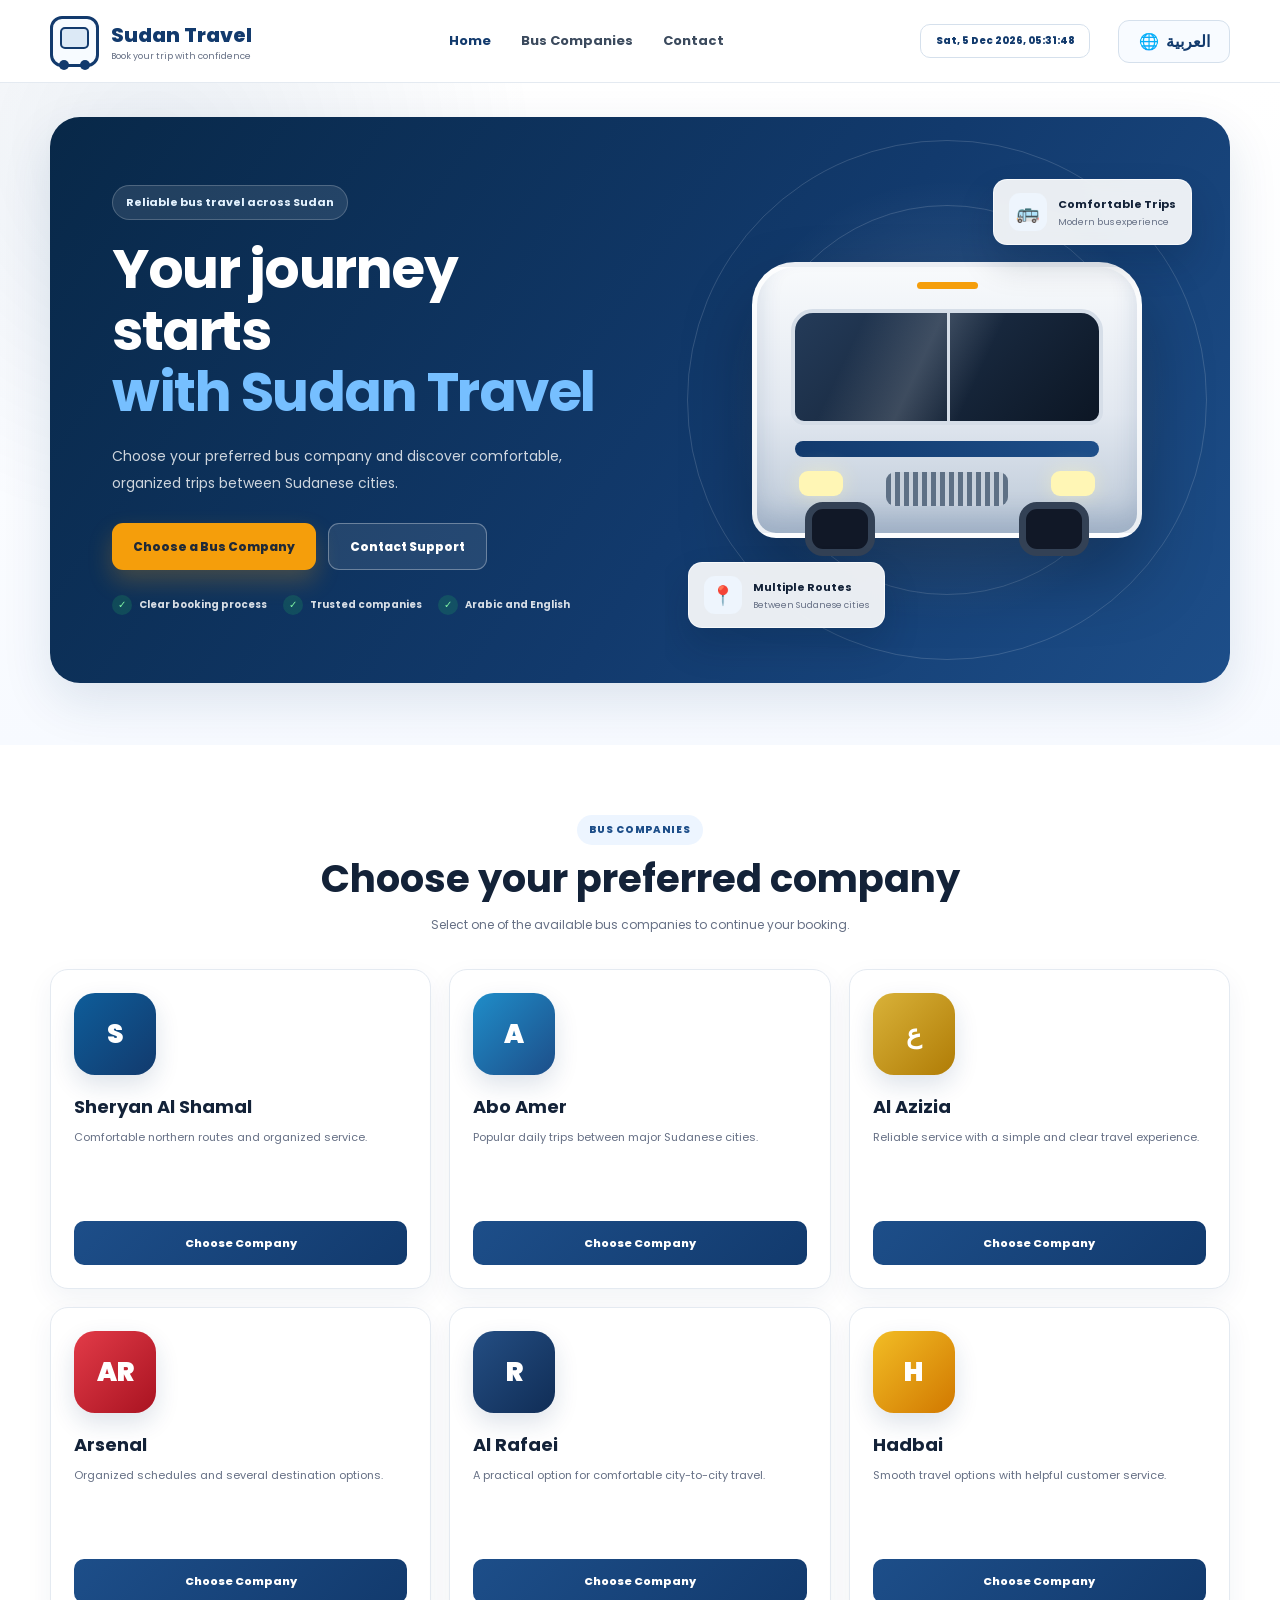
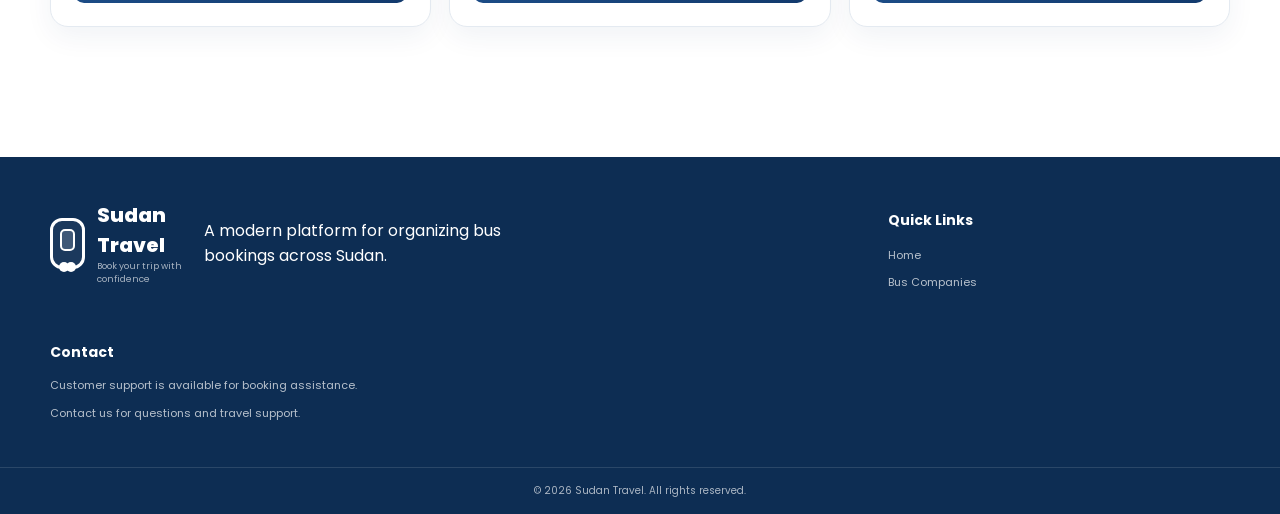
<file: index.html>
<!DOCTYPE html>
<html lang="en" dir="ltr">
<head>
  <meta charset="UTF-8">
  <meta name="viewport" content="width=device-width, initial-scale=1.0">
  <title>Sudan Travel | Home</title>

  <link rel="preconnect" href="https://fonts.googleapis.com">
  <link rel="preconnect" href="https://fonts.gstatic.com" crossorigin>
  <link href="https://fonts.googleapis.com/css2?family=Cairo:wght@400;500;600;700;800&family=Poppins:wght@400;500;600;700;800&display=swap" rel="stylesheet">

  <link rel="stylesheet" href="assets/css/style.css">
</head>
<body>

  <header class="site-header">
    <div class="container header-inner">

      <a class="brand" href="index.html" aria-label="Sudan Travel home">
        <span class="brand-icon" aria-hidden="true">
          <span class="brand-window"></span>
          <span class="brand-wheel brand-wheel-left"></span>
          <span class="brand-wheel brand-wheel-right"></span>
        </span>

        <span class="brand-copy">
          <strong data-en="Sudan Travel" data-ar="سفر السودان">Sudan Travel</strong>
          <small data-en="Book your trip with confidence" data-ar="احجز رحلتك بكل ثقة">
            Book your trip with confidence
          </small>
        </span>
      </a>

      <nav class="main-nav" aria-label="Main navigation">
        <a class="active" href="#home" data-en="Home" data-ar="الرئيسية">Home</a>
        <a href="#companies" data-en="Bus Companies" data-ar="شركات البصات">Bus Companies</a>
        <a href="#footer" data-en="Contact" data-ar="تواصل معنا">Contact</a>
      </nav>

      <div id="liveClock" class="live-clock" aria-live="polite"></div>
    <button id="languageButton" class="language-button" type="button">
        <span class="language-icon">🌐</span>
        <span id="languageLabel">العربية</span>
      </button>

    </div>
  </header>

  <main>

    <section id="home" class="hero-section">
      <div class="container hero-card">

        <div class="hero-content">
          <span class="hero-badge"
                data-en="Reliable bus travel across Sudan"
                data-ar="رحلات بصات موثوقة في جميع أنحاء السودان">
            Reliable bus travel across Sudan
          </span>

          <h1>
            <span data-en="Your journey starts" data-ar="رحلتك تبدأ">Your journey starts</span>
            <strong data-en="with Sudan Travel" data-ar="مع سفر السودان">with Sudan Travel</strong>
          </h1>

          <p
            data-en="Choose your preferred bus company and discover comfortable, organized trips between Sudanese cities."
            data-ar="اختر شركة البص المناسبة لك واستمتع برحلات مريحة ومنظمة بين المدن السودانية.">
            Choose your preferred bus company and discover comfortable, organized trips between Sudanese cities.
          </p>

          <div class="hero-actions">
            <a class="primary-button" href="#companies"
               data-en="Choose a Bus Company"
               data-ar="اختر شركة البص">
              Choose a Bus Company
            </a>

            <a class="secondary-button" href="#footer"
               data-en="Contact Support"
               data-ar="تواصل مع الدعم">
              Contact Support
            </a>
          </div>

          <div class="hero-points">
            <span>
              <i>✓</i>
              <b data-en="Clear booking process" data-ar="خطوات حجز واضحة">Clear booking process</b>
            </span>

            <span>
              <i>✓</i>
              <b data-en="Trusted companies" data-ar="شركات موثوقة">Trusted companies</b>
            </span>

            <span>
              <i>✓</i>
              <b data-en="Arabic and English" data-ar="العربية والإنجليزية">Arabic and English</b>
            </span>
          </div>
        </div>

        <div class="hero-image-area" aria-label="Modern coach bus">
          <div class="hero-orbit hero-orbit-one"></div>
          <div class="hero-orbit hero-orbit-two"></div>

          <div class="bus-illustration">
            <div class="bus-top-light"></div>
            <div class="bus-windshield">
              <span class="windshield-line"></span>
            </div>
            <div class="bus-front-strip"></div>
            <div class="bus-headlight bus-headlight-left"></div>
            <div class="bus-headlight bus-headlight-right"></div>
            <div class="bus-grill"></div>
            <div class="bus-wheel bus-wheel-left"></div>
            <div class="bus-wheel bus-wheel-right"></div>
          </div>

          <div class="floating-card floating-card-top">
            <span class="floating-icon">🚌</span>
            <div>
              <strong data-en="Comfortable Trips" data-ar="رحلات مريحة">Comfortable Trips</strong>
              <small data-en="Modern bus experience" data-ar="تجربة سفر حديثة">Modern bus experience</small>
            </div>
          </div>

          <div class="floating-card floating-card-bottom">
            <span class="floating-icon">📍</span>
            <div>
              <strong data-en="Multiple Routes" data-ar="مسارات متعددة">Multiple Routes</strong>
              <small data-en="Between Sudanese cities" data-ar="بين المدن السودانية">Between Sudanese cities</small>
            </div>
          </div>
        </div>

      </div>
    </section>

    <section id="companies" class="companies-section">
      <div class="container">

        <div class="section-heading">
          <span class="section-label" data-en="Bus Companies" data-ar="شركات البصات">
            Bus Companies
          </span>

          <h2 data-en="Choose your preferred company" data-ar="اختر شركة البص المناسبة لك">
            Choose your preferred company
          </h2>

          <p
            data-en="Select one of the available bus companies to continue your booking."
            data-ar="اختر إحدى شركات البصات المتاحة لمتابعة الحجز.">
            Select one of the available bus companies to continue your booking.
          </p>
        </div>

        <div class="companies-grid">

          <article class="company-card">
            <div class="company-logo company-blue">S</div>
            <div class="company-card-copy">
              <h3 data-en="Sheryan Al Shamal" data-ar="شريان الشمال">Sheryan Al Shamal</h3>
              <p data-en="Comfortable northern routes and organized service."
                 data-ar="رحلات شمالية مريحة وخدمة منظمة.">
                Comfortable northern routes and organized service.
              </p>
            </div>
            <button class="company-button" type="button" data-company="Sheryan Al Shamal" data-company-slug="sheryan"
                    
                    data-en="Choose Company"
                    data-ar="اختيار الشركة">
              Choose Company
            </button>
          </article>

          <article class="company-card">
            <div class="company-logo company-sky">A</div>
            <div class="company-card-copy">
              <h3 data-en="Abo Amer" data-ar="أبو عامر">Abo Amer</h3>
              <p data-en="Popular daily trips between major Sudanese cities."
                 data-ar="رحلات يومية مشهورة بين المدن السودانية الرئيسية.">
                Popular daily trips between major Sudanese cities.
              </p>
            </div>
            <button class="company-button" type="button" data-company="Abo Amer" data-company-slug="abo-amer"
                    
                    data-en="Choose Company"
                    data-ar="اختيار الشركة">
              Choose Company
            </button>
          </article>

          <article class="company-card">
            <div class="company-logo company-gold">ع</div>
            <div class="company-card-copy">
              <h3 data-en="Al Azizia" data-ar="العزيزية">Al Azizia</h3>
              <p data-en="Reliable service with a simple and clear travel experience."
                 data-ar="خدمة موثوقة وتجربة سفر بسيطة وواضحة.">
                Reliable service with a simple and clear travel experience.
              </p>
            </div>
            <button class="company-button" type="button" data-company="Al Azizia" data-company-slug="al-azizia"
                    
                    data-en="Choose Company"
                    data-ar="اختيار الشركة">
              Choose Company
            </button>
          </article>

          <article class="company-card">
            <div class="company-logo company-red">AR</div>
            <div class="company-card-copy">
              <h3 data-en="Arsenal" data-ar="الأرسنال">Arsenal</h3>
              <p data-en="Organized schedules and several destination options."
                 data-ar="مواعيد منظمة وخيارات متعددة للوجهات.">
                Organized schedules and several destination options.
              </p>
            </div>
            <button class="company-button" type="button" data-company="Arsenal" data-company-slug="arsenal"
                    
                    data-en="Choose Company"
                    data-ar="اختيار الشركة">
              Choose Company
            </button>
          </article>

          <article class="company-card">
            <div class="company-logo company-navy">R</div>
            <div class="company-card-copy">
              <h3 data-en="Al Rafaei" data-ar="الرفاعي">Al Rafaei</h3>
              <p data-en="A practical option for comfortable city-to-city travel."
                 data-ar="خيار عملي للسفر المريح بين المدن.">
                A practical option for comfortable city-to-city travel.
              </p>
            </div>
            <button class="company-button" type="button" data-company="Al Rafaei" data-company-slug="al-rafaei"
                    
                    data-en="Choose Company"
                    data-ar="اختيار الشركة">
              Choose Company
            </button>
          </article>

          <article class="company-card">
            <div class="company-logo company-orange">H</div>
            <div class="company-card-copy">
              <h3 data-en="Hadbai" data-ar="حدباي">Hadbai</h3>
              <p data-en="Smooth travel options with helpful customer service."
                 data-ar="خيارات سفر سهلة مع خدمة عملاء مساعدة.">
                Smooth travel options with helpful customer service.
              </p>
            </div>
            <button class="company-button" type="button" data-company="Hadbai" data-company-slug="hadbai"
                    
                    data-en="Choose Company"
                    data-ar="اختيار الشركة">
              Choose Company
            </button>
          </article>

        </div>

        <div id="selectionMessage" class="selection-message" aria-live="polite"></div>

      </div>
    </section>

  </main>

  <footer id="footer" class="site-footer">
    <div class="container footer-grid">

      <section class="footer-brand">
        <a class="brand footer-logo" href="#home">
          <span class="brand-icon footer-brand-icon" aria-hidden="true">
            <span class="brand-window"></span>
            <span class="brand-wheel brand-wheel-left"></span>
            <span class="brand-wheel brand-wheel-right"></span>
          </span>

          <span class="brand-copy">
            <strong data-en="Sudan Travel" data-ar="سفر السودان">Sudan Travel</strong>
            <small data-en="Book your trip with confidence" data-ar="احجز رحلتك بكل ثقة">
              Book your trip with confidence
            </small>
          </span>
        </button>

        <p
          data-en="A modern platform for organizing bus bookings across Sudan."
          data-ar="منصة حديثة لتنظيم حجوزات البصات في السودان.">
          A modern platform for organizing bus bookings across Sudan.
        </p>
      </section>

      <section class="footer-column">
        <h4 data-en="Quick Links" data-ar="روابط سريعة">Quick Links</h4>
        <a href="#home" data-en="Home" data-ar="الرئيسية">Home</a>
        <a href="#companies" data-en="Bus Companies" data-ar="شركات البصات">Bus Companies</a>
      </section>

      <section class="footer-column">
        <h4 data-en="Contact" data-ar="تواصل معنا">Contact</h4>
        <p data-en="Customer support is available for booking assistance."
           data-ar="خدمة العملاء متاحة للمساعدة في الحجز.">
          Customer support is available for booking assistance.
        </p>
        <p data-en="Contact us for questions and travel support."
           data-ar="تواصل معنا للاستفسارات ودعم السفر.">
          Contact us for questions and travel support.
        </p>
      </section>

    </div>

    <div class="footer-bottom">
      <div class="container">
        <span data-en="© 2026 Sudan Travel. All rights reserved."
              data-ar="© 2026 سفر السودان. جميع الحقوق محفوظة.">
          © 2026 Sudan Travel. All rights reserved.
        </span>
      </div>
    </div>
  </footer>

  <script src="assets/js/common.js"></script>
<script src="assets/js/script.js"></script>
</body>
</html>
</file>
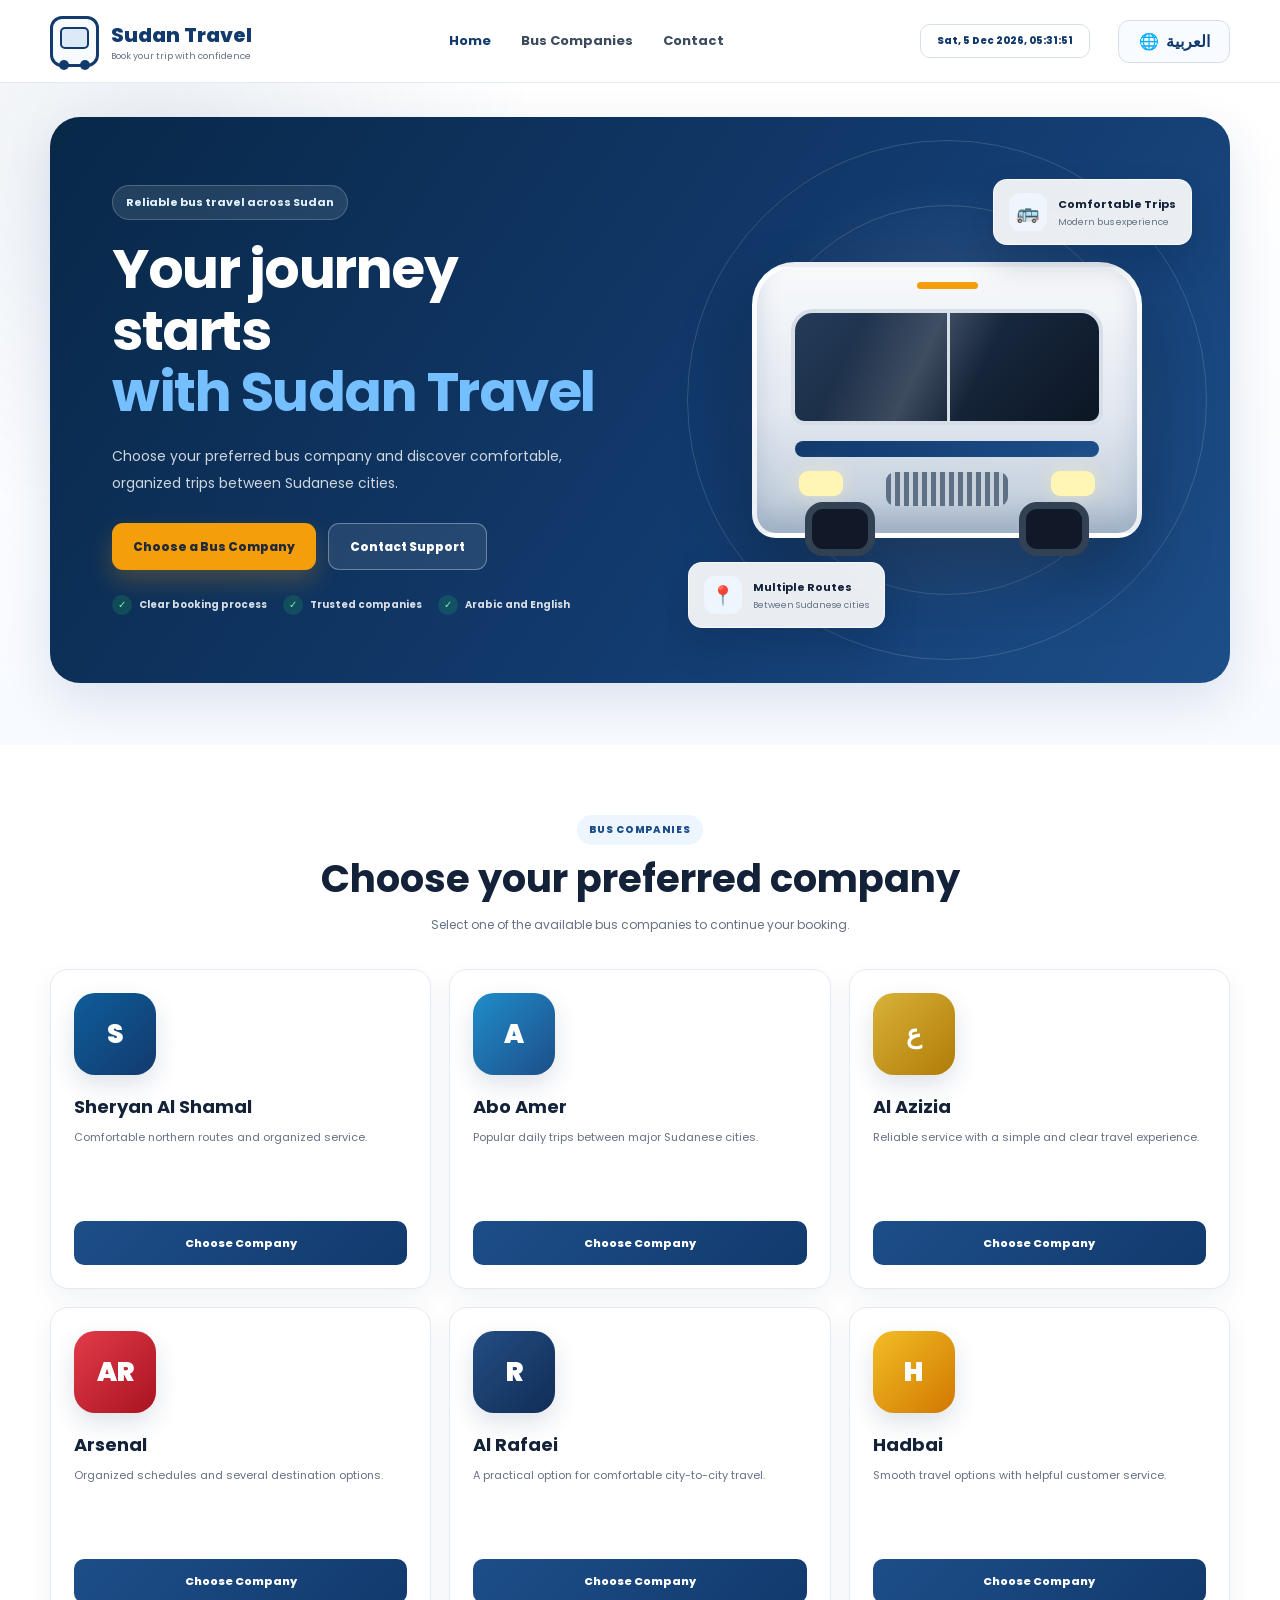
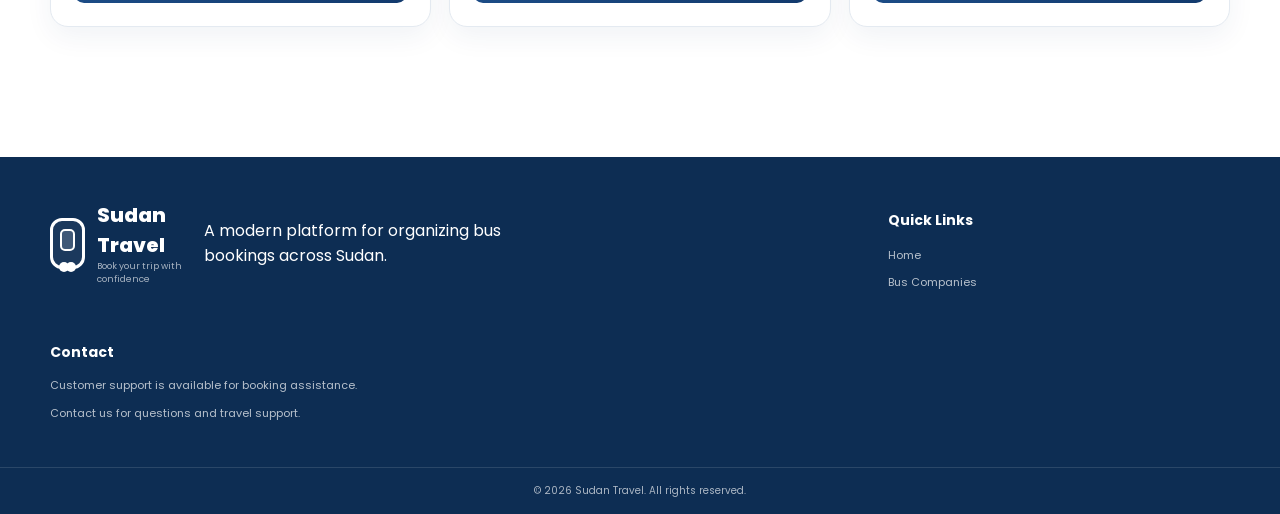
<file: passenger.html>
<!DOCTYPE html>
<html lang="en" dir="ltr">
<head>
  <meta charset="UTF-8">
  <meta name="viewport" content="width=device-width,initial-scale=1">
  <title>Sudan Travel | Passenger Details</title>
  <link rel="preconnect" href="https://fonts.googleapis.com">
  <link rel="preconnect" href="https://fonts.gstatic.com" crossorigin>
  <link href="https://fonts.googleapis.com/css2?family=Cairo:wght@400;500;600;700;800&family=Poppins:wght@400;500;600;700;800&display=swap" rel="stylesheet">
  <link rel="stylesheet" href="assets/css/style.css">
  <link rel="stylesheet" href="assets/css/passenger.css">
</head>
<body>

<header class="site-header">
  <div class="container header-inner">
    <a class="brand" href="index.html">
      <span class="brand-icon">
        <span class="brand-window"></span>
        <span class="brand-wheel brand-wheel-left"></span>
        <span class="brand-wheel brand-wheel-right"></span>
      </span>

      <span class="brand-copy">
        <strong data-en="Sudan Travel" data-ar="سفر السودان">Sudan Travel</strong>
        <small data-en="Book your trip with confidence" data-ar="احجز رحلتك بكل ثقة">
          Book your trip with confidence
        </small>
      </span>
    </a>

    <nav class="main-nav">
      <a href="index.html" data-en="Home" data-ar="الرئيسية">Home</a>
      <a href="trips.html" data-en="Trips" data-ar="الرحلات">Trips</a>
      <a href="seats.html" data-en="Seat Selection" data-ar="اختيار المقعد">Seat Selection</a>
      <a class="active" href="passenger.html" data-en="Passenger Details" data-ar="بيانات المسافر">Passenger Details</a>
    </nav>

    <div id="liveClock" class="live-clock" aria-live="polite"></div>

    <button id="languageButton" class="language-button" type="button">
      <span>🌐</span>
      <span id="languageLabel">العربية</span>
    </button>
  </div>
</header>

<main>
  <section class="passenger-hero">
    <div class="container passenger-hero-inner">
      <div>
        <span class="section-label" data-en="Passenger Information" data-ar="معلومات المسافر">
          Passenger Information
        </span>

        <h1 data-en="Enter passenger details" data-ar="أدخل بيانات المسافر">
          Enter passenger details
        </h1>

        <p data-en="Complete all required fields carefully before moving to the booking review."
           data-ar="أكمل جميع الحقول المطلوبة بعناية قبل الانتقال إلى مراجعة الحجز.">
          Complete all required fields carefully before moving to the booking review.
        </p>
      </div>

      <div class="step-badge" data-en="Step 3 of 4" data-ar="الخطوة 3 من 4">
        Step 3 of 4
      </div>
    </div>
  </section>

  <section class="container passenger-layout">

    <aside class="booking-summary">
      <div class="booking-summary-title" data-en="Booking Summary" data-ar="ملخص الحجز">
        Booking Summary
      </div>

      <div class="booking-summary-body">
        <ul class="booking-summary-list">
          <li>
            <span data-en="Company" data-ar="الشركة">Company</span>
            <strong id="summaryCompany"></strong>
          </li>

          <li>
            <span data-en="Route" data-ar="المسار">Route</span>
            <strong id="summaryRoute"></strong>
          </li>

          <li>
            <span data-en="Travel Date" data-ar="تاريخ السفر">Travel Date</span>
            <strong id="summaryDate"></strong>
          </li>

          <li>
            <span data-en="Departure" data-ar="وقت المغادرة">Departure</span>
            <strong id="summaryDeparture"></strong>
          </li>

          <li>
            <span data-en="Seat" data-ar="المقعد">Seat</span>
            <strong id="summarySeat"></strong>
          </li>

          <li>
            <span data-en="Price" data-ar="السعر">Price</span>
            <strong id="summaryPrice"></strong>
          </li>
        </ul>
      </div>
    </aside>

    <section class="passenger-card">
      <div class="passenger-card-heading">
        <h2 data-en="Passenger Details" data-ar="بيانات المسافر">Passenger Details</h2>

        <p data-en="Fields marked with an asterisk are required."
           data-ar="الحقول التي تحمل علامة النجمة إجبارية.">
          Fields marked with an asterisk are required.
        </p>
      </div>

      <form id="passengerForm" class="passenger-form">

        <div class="form-field full">
          <label for="fullName">
            <span data-en="Full Name" data-ar="الاسم الكامل">Full Name</span>
            <span class="required">*</span>
          </label>

          <input
            id="fullName"
            name="fullName"
            type="text"
            required
            minlength="3"
            maxlength="80"
            pattern="[A-Za-z\u0600-\u06FF ]+"
            autocomplete="name">

          <small class="field-help"
                 data-en="Letters and spaces only."
                 data-ar="يسمح بالحروف والمسافات فقط.">
            Letters and spaces only.
          </small>
        </div>

        <div class="form-field">
          <label for="phone">
            <span data-en="Phone Number" data-ar="رقم الهاتف">Phone Number</span>
            <span class="required">*</span>
          </label>

          <input
            id="phone"
            name="phone"
            type="tel"
            required
            inputmode="numeric"
            minlength="8"
            maxlength="15"
            pattern="[0-9]{8,15}"
            autocomplete="tel">

          <small class="field-help"
                 data-en="Numbers only, 8 to 15 digits."
                 data-ar="أرقام فقط، من 8 إلى 15 رقماً.">
            Numbers only, 8 to 15 digits.
          </small>
        </div>

        <div class="form-field">
          <label for="idNumber">
            <span data-en="National ID or Passport Number" data-ar="الرقم الوطني أو رقم الجواز">
              National ID or Passport Number
            </span>
            <span class="required">*</span>
          </label>

          <input
            id="idNumber"
            name="idNumber"
            type="text"
            required
            minlength="4"
            maxlength="30"
            pattern="[A-Za-z0-9\u0600-\u06FF]+">

          <small class="field-help"
                 data-en="Letters and numbers only."
                 data-ar="يسمح بالحروف والأرقام فقط.">
            Letters and numbers only.
          </small>
        </div>

        <div class="form-field">
          <label for="gender">
            <span data-en="Gender" data-ar="النوع">Gender</span>
            <span class="required">*</span>
          </label>

          <select id="gender" name="gender" required>
            <option value="" data-en="Select gender" data-ar="اختر النوع">Select gender</option>
            <option value="male" data-en="Male" data-ar="ذكر">Male</option>
            <option value="female" data-en="Female" data-ar="أنثى">Female</option>
          </select>
        </div>

        <div class="form-field">
          <label for="emergencyPhone">
            <span data-en="Emergency Phone" data-ar="رقم هاتف الطوارئ">Emergency Phone</span>
            <span class="required">*</span>
          </label>

          <input
            id="emergencyPhone"
            name="emergencyPhone"
            type="tel"
            required
            inputmode="numeric"
            minlength="8"
            maxlength="15"
            pattern="[0-9]{8,15}">

          <small class="field-help"
                 data-en="Numbers only, 8 to 15 digits."
                 data-ar="أرقام فقط، من 8 إلى 15 رقماً.">
            Numbers only, 8 to 15 digits.
          </small>
        </div>

        <div class="form-actions">
          <a class="secondary-button" href="seats.html"
             data-en="Back to Seats" data-ar="الرجوع للمقاعد">
            Back to Seats
          </a>

          <button class="primary-button" type="submit"
                  data-en="Continue" data-ar="متابعة">
            Continue
          </button>
        </div>

      </form>

      <div id="formMessage" class="form-message" aria-live="polite"></div>
    </section>

  </section>
</main>

<footer class="site-footer">
  <div class="container footer-grid">

    <section class="footer-brand">
      <a class="brand footer-logo" href="index.html">
        <span class="brand-icon footer-brand-icon">
          <span class="brand-window"></span>
          <span class="brand-wheel brand-wheel-left"></span>
          <span class="brand-wheel brand-wheel-right"></span>
        </span>

        <span class="brand-copy">
          <strong data-en="Sudan Travel" data-ar="سفر السودان">Sudan Travel</strong>
          <small data-en="Book your trip with confidence" data-ar="احجز رحلتك بكل ثقة">
            Book your trip with confidence
          </small>
        </span>
      </a>
    </section>

    <section class="footer-column">
      <h4 data-en="Quick Links" data-ar="روابط سريعة">Quick Links</h4>
      <a href="index.html" data-en="Home" data-ar="الرئيسية">Home</a>
      <a href="trips.html" data-en="Trips" data-ar="الرحلات">Trips</a>
      <a href="seats.html" data-en="Seat Selection" data-ar="اختيار المقعد">Seat Selection</a>
    </section>

    <section class="footer-column">
      <h4 data-en="Contact" data-ar="تواصل معنا">Contact</h4>
      <p data-en="Customer support is available for booking assistance."
         data-ar="خدمة العملاء متاحة للمساعدة في الحجز.">
        Customer support is available for booking assistance.
      </p>
    </section>

  </div>
</footer>

<script src="assets/js/common.js"></script>
<script src="assets/js/passenger.js"></script>
</body>
</html>
</file>
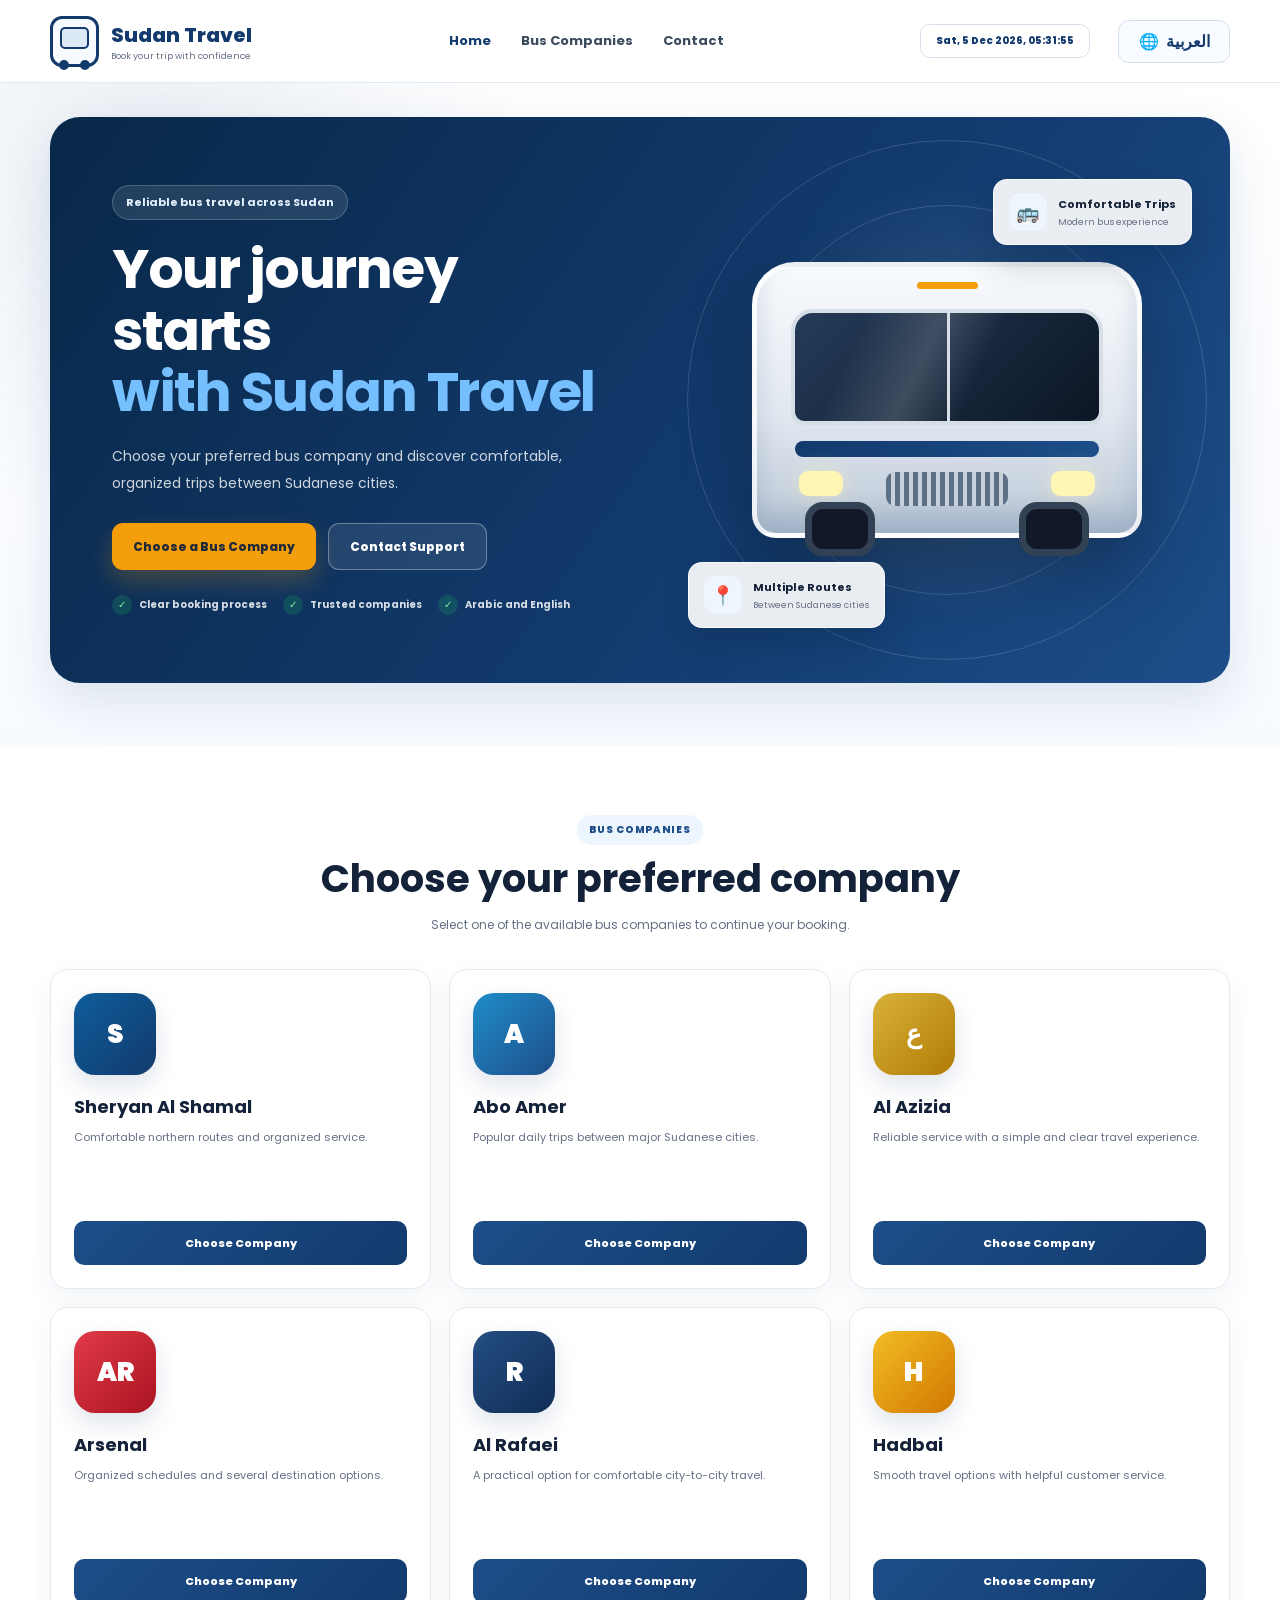
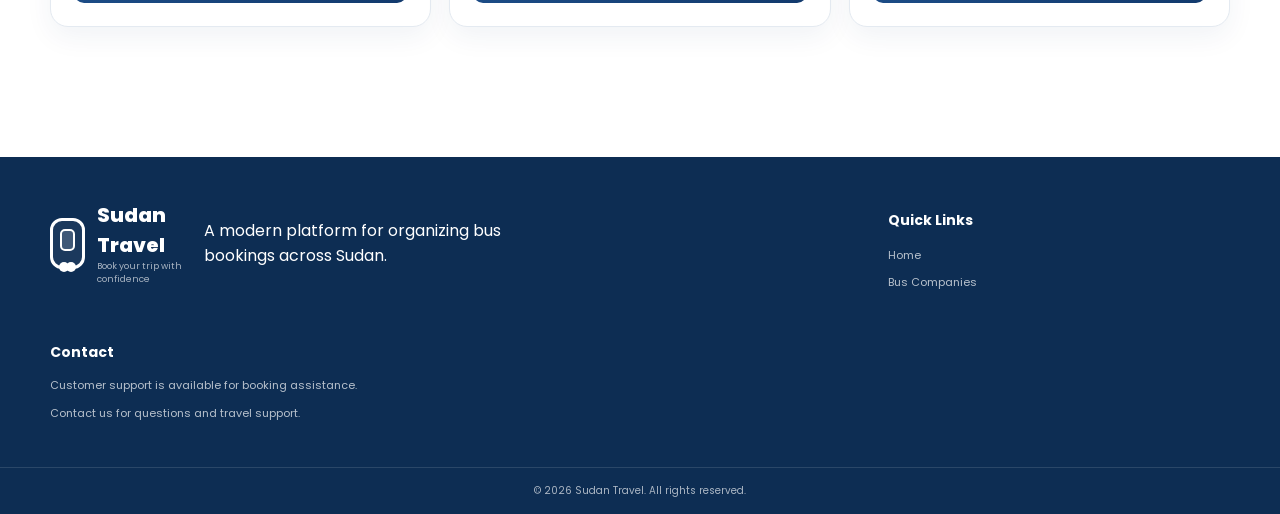
<file: payment.html>
<!DOCTYPE html>
<html lang="en" dir="ltr">
<head>
  <meta charset="UTF-8">
  <meta name="viewport" content="width=device-width,initial-scale=1">
  <title>Sudan Travel | Payment</title>

  <link rel="preconnect" href="https://fonts.googleapis.com">
  <link rel="preconnect" href="https://fonts.gstatic.com" crossorigin>
  <link href="https://fonts.googleapis.com/css2?family=Cairo:wght@400;500;600;700;800&family=Poppins:wght@400;500;600;700;800&display=swap" rel="stylesheet">

  <link rel="stylesheet" href="assets/css/style.css">
  <link rel="stylesheet" href="assets/css/payment.css">
</head>
<body>

<header class="site-header">
  <div class="container header-inner">

    <a class="brand" href="index.html">
      <span class="brand-icon">
        <span class="brand-window"></span>
        <span class="brand-wheel brand-wheel-left"></span>
        <span class="brand-wheel brand-wheel-right"></span>
      </span>

      <span class="brand-copy">
        <strong data-en="Sudan Travel" data-ar="سفر السودان">Sudan Travel</strong>
        <small data-en="Book your trip with confidence" data-ar="احجز رحلتك بكل ثقة">
          Book your trip with confidence
        </small>
      </span>
    </a>

    <nav class="main-nav">
      <a href="index.html" data-en="Home" data-ar="الرئيسية">Home</a>
      <a href="trips.html" data-en="Trips" data-ar="الرحلات">Trips</a>
      <a href="seats.html" data-en="Seat Selection" data-ar="اختيار المقعد">Seat Selection</a>
      <a href="passenger.html" data-en="Passenger Details" data-ar="بيانات المسافر">Passenger Details</a>
      <a href="review.html" data-en="Review" data-ar="المراجعة">Review</a>
      <a class="active" href="payment.html" data-en="Payment" data-ar="الدفع">Payment</a>
    </nav>

    <div id="liveClock" class="live-clock" aria-live="polite"></div>

    <button id="languageButton" class="language-button" type="button">
      <span>🌐</span>
      <span id="languageLabel">العربية</span>
    </button>

  </div>
</header>

<main>

  <section class="payment-hero">
    <div class="container payment-hero-inner">
      <div>
        <span class="section-label" data-en="Payment" data-ar="الدفع">
          Payment
        </span>

        <h1 data-en="Choose your payment method" data-ar="اختر طريقة الدفع">
          Choose your payment method
        </h1>

        <p data-en="Select a payment method, transfer the amount, and submit the required payment details."
           data-ar="اختر طريقة الدفع، حوّل المبلغ، ثم أدخل بيانات الدفع المطلوبة.">
          Select a payment method, transfer the amount, and submit the required payment details.
        </p>
      </div>

      <div class="step-badge" data-en="Step 5 of 5" data-ar="الخطوة 5 من 5">
        Step 5 of 5
      </div>
    </div>
  </section>

  <section class="container payment-page">
    <div class="payment-layout">

      <aside class="payment-summary">
        <div class="payment-summary-title" data-en="Booking Summary" data-ar="ملخص الحجز">
          Booking Summary
        </div>

        <div class="payment-summary-body">
          <ul class="payment-summary-list">
            <li>
              <span data-en="Company" data-ar="الشركة">Company</span>
              <strong id="summaryCompany"></strong>
            </li>

            <li>
              <span data-en="Route" data-ar="المسار">Route</span>
              <strong id="summaryRoute"></strong>
            </li>

            <li>
              <span data-en="Travel Date" data-ar="تاريخ السفر">Travel Date</span>
              <strong id="summaryDate"></strong>
            </li>

            <li>
              <span data-en="Departure" data-ar="وقت المغادرة">Departure</span>
              <strong id="summaryDeparture"></strong>
            </li>

            <li>
              <span data-en="Seat" data-ar="المقعد">Seat</span>
              <strong id="summarySeat"></strong>
            </li>

            <li>
              <span data-en="Passenger" data-ar="المسافر">Passenger</span>
              <strong id="summaryPassenger"></strong>
            </li>

            <li>
              <span data-en="Total" data-ar="الإجمالي">Total</span>
              <strong id="summaryTotal"></strong>
            </li>
          </ul>

          <div class="reference-mini">
            <span data-en="Booking Reference" data-ar="رقم الحجز">Booking Reference</span>
            <strong id="summaryReference"></strong>
          </div>
        </div>
      </aside>

      <section class="payment-card">
        <h2 data-en="Payment Methods" data-ar="طرق الدفع">Payment Methods</h2>

        <p data-en="Choose one method below to view the account information and payment form."
           data-ar="اختر إحدى الطرق أدناه لعرض معلومات الحساب ونموذج الدفع.">
          Choose one method below to view the account information and payment form.
        </p>

        <div class="payment-methods">
          <button class="payment-method" type="button" data-method="bankak">
            <span class="payment-method-icon">📱</span>
            <strong data-en="Bankak" data-ar="بنكك">Bankak</strong>
          </button>

          <button class="payment-method" type="button" data-method="fawry">
            <span class="payment-method-icon">⚡</span>
            <strong data-en="Fawry" data-ar="فوري">Fawry</strong>
          </button>

          <button class="payment-method" type="button" data-method="cashi">
            <span class="payment-method-icon">💵</span>
            <strong data-en="Cashi" data-ar="كاشي">Cashi</strong>
          </button>

          <button class="payment-method" type="button" data-method="bank-transfer">
            <span class="payment-method-icon">🏦</span>
            <strong data-en="Bank Transfer" data-ar="تحويل بنكي">Bank Transfer</strong>
          </button>
        </div>

        <div id="paymentDetails" class="payment-details">

          <div id="bankSelectorWrap" class="payment-form full" style="display:none">
            <div class="full">
              <label for="bankSelector" data-en="Select Bank" data-ar="اختر البنك">
                Select Bank
              </label>

              <select id="bankSelector">
                <option value="bok" data-en="Bank of Khartoum" data-ar="بنك الخرطوم">
                  Bank of Khartoum
                </option>

                <option value="faisal" data-en="Faisal Islamic Bank" data-ar="بنك فيصل الإسلامي">
                  Faisal Islamic Bank
                </option>
              </select>
            </div>
          </div>

          <div class="account-box">
            <div class="account-grid">
              <div class="account-item">
                <span data-en="Account Name" data-ar="اسم الحساب">Account Name</span>
                <strong id="accountName"></strong>
              </div>

              <div class="account-item">
                <span data-en="Account Number" data-ar="رقم الحساب">Account Number</span>
                <strong id="accountNumber"></strong>
              </div>
            </div>

            <button id="copyAccountButton" class="copy-button" type="button"
                    data-en="Copy Account Number" data-ar="نسخ رقم الحساب">
              Copy Account Number
            </button>
          </div>

          <form id="paymentForm" class="payment-form">

            <div class="full">
              <label for="transactionNumber">
                <span data-en="Transaction Number" data-ar="رقم العملية">Transaction Number</span>
                <span class="required">*</span>
              </label>

              <input id="transactionNumber" type="text" required minlength="4" maxlength="40">
            </div>

            <div class="full">
              <label for="paymentProof">
                <span data-en="Payment Proof Image" data-ar="صورة إثبات الدفع">Payment Proof Image</span>
                <span class="required">*</span>
              </label>

              <input id="paymentProof" type="file" accept="image/png,image/jpeg,image/webp" required>
            </div>

            <div class="payment-actions">
              <a class="secondary-button" href="review.html"
                 data-en="Back to Review" data-ar="الرجوع للمراجعة">
                Back to Review
              </a>

              <button id="submitPaymentButton" class="primary-button" type="submit"
                      data-en="Submit Booking" data-ar="إرسال الحجز">
                Submit Booking
              </button>
            </div>

          </form>

          <div id="paymentMessage" class="payment-message" aria-live="polite"></div>
        </div>

      </section>

    </div>
  </section>

</main>

<footer class="site-footer">
  <div class="container footer-grid">

    <section class="footer-brand">
      <a class="brand footer-logo" href="index.html">
        <span class="brand-icon footer-brand-icon">
          <span class="brand-window"></span>
          <span class="brand-wheel brand-wheel-left"></span>
          <span class="brand-wheel brand-wheel-right"></span>
        </span>

        <span class="brand-copy">
          <strong data-en="Sudan Travel" data-ar="سفر السودان">Sudan Travel</strong>
          <small data-en="Book your trip with confidence" data-ar="احجز رحلتك بكل ثقة">
            Book your trip with confidence
          </small>
        </span>
      </a>
    </section>

    <section class="footer-column">
      <h4 data-en="Quick Links" data-ar="روابط سريعة">Quick Links</h4>
      <a href="index.html" data-en="Home" data-ar="الرئيسية">Home</a>
      <a href="trips.html" data-en="Trips" data-ar="الرحلات">Trips</a>
      <a href="review.html" data-en="Review" data-ar="المراجعة">Review</a>
    </section>

    <section class="footer-column">
      <h4 data-en="Contact" data-ar="تواصل معنا">Contact</h4>
      <p data-en="Customer support is available for booking assistance."
         data-ar="خدمة العملاء متاحة للمساعدة في الحجز.">
        Customer support is available for booking assistance.
      </p>
    </section>

  </div>
</footer>

<script src="assets/js/common.js"></script>
<script src="assets/js/payment.js"></script>
</body>
</html>
</file>
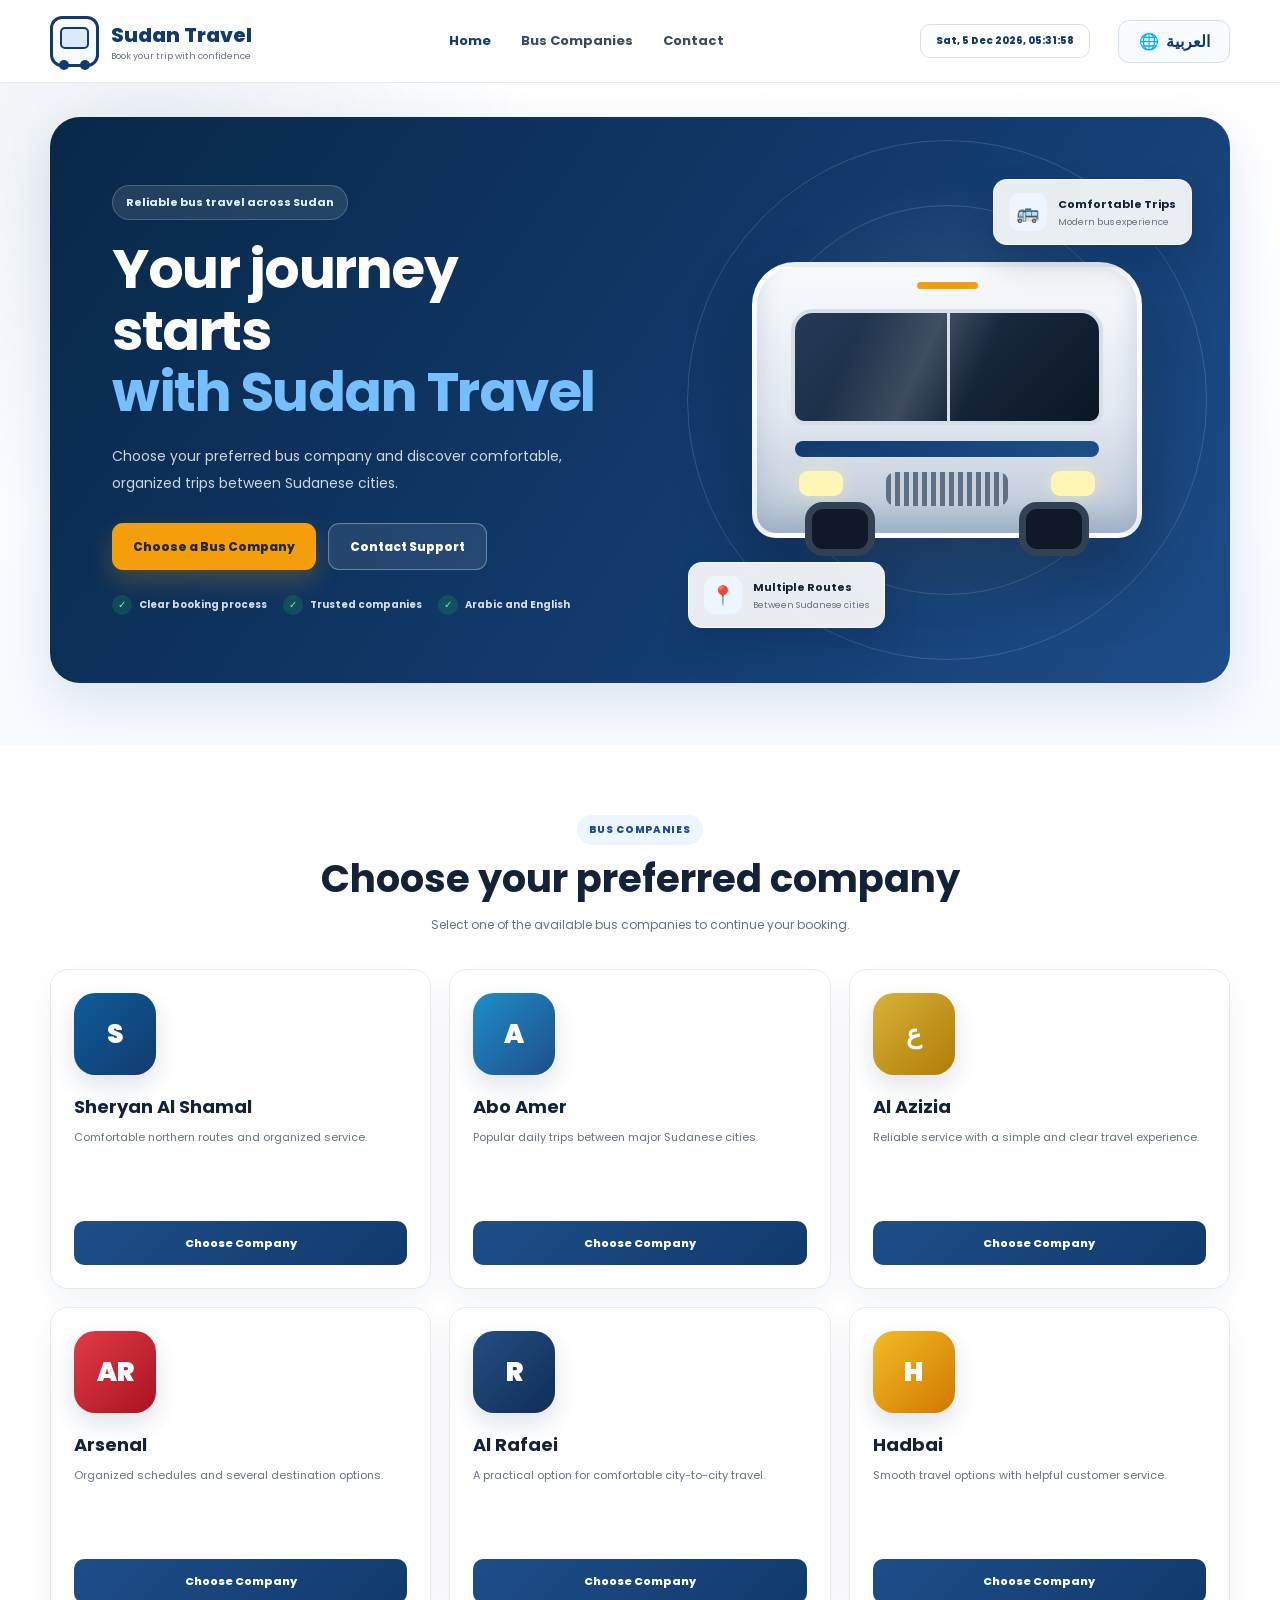
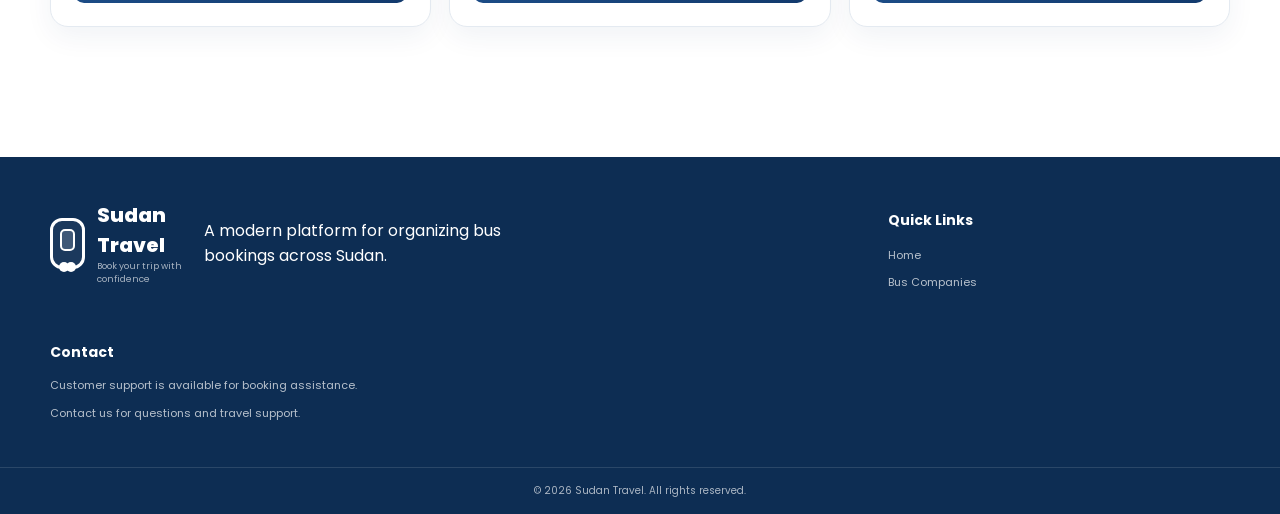
<file: review.html>
<!DOCTYPE html>
<html lang="en" dir="ltr">
<head>
  <meta charset="UTF-8">
  <meta name="viewport" content="width=device-width,initial-scale=1">
  <title>Sudan Travel | Review Booking</title>

  <link rel="preconnect" href="https://fonts.googleapis.com">
  <link rel="preconnect" href="https://fonts.gstatic.com" crossorigin>
  <link href="https://fonts.googleapis.com/css2?family=Cairo:wght@400;500;600;700;800&family=Poppins:wght@400;500;600;700;800&display=swap" rel="stylesheet">

  <link rel="stylesheet" href="assets/css/style.css">
  <link rel="stylesheet" href="assets/css/review.css">
</head>
<body>

<header class="site-header">
  <div class="container header-inner">

    <a class="brand" href="index.html">
      <span class="brand-icon">
        <span class="brand-window"></span>
        <span class="brand-wheel brand-wheel-left"></span>
        <span class="brand-wheel brand-wheel-right"></span>
      </span>

      <span class="brand-copy">
        <strong data-en="Sudan Travel" data-ar="سفر السودان">Sudan Travel</strong>
        <small data-en="Book your trip with confidence" data-ar="احجز رحلتك بكل ثقة">
          Book your trip with confidence
        </small>
      </span>
    </a>

    <nav class="main-nav">
      <a href="index.html" data-en="Home" data-ar="الرئيسية">Home</a>
      <a href="trips.html" data-en="Trips" data-ar="الرحلات">Trips</a>
      <a href="seats.html" data-en="Seat Selection" data-ar="اختيار المقعد">Seat Selection</a>
      <a href="passenger.html" data-en="Passenger Details" data-ar="بيانات المسافر">Passenger Details</a>
      <a class="active" href="review.html" data-en="Review" data-ar="المراجعة">Review</a>
    </nav>

    <div id="liveClock" class="live-clock" aria-live="polite"></div>

    <button id="languageButton" class="language-button" type="button">
      <span>🌐</span>
      <span id="languageLabel">العربية</span>
    </button>

  </div>
</header>

<main>

  <section class="review-hero">
    <div class="container review-hero-inner">
      <div>
        <span class="section-label" data-en="Review Booking" data-ar="مراجعة الحجز">
          Review Booking
        </span>

        <h1 data-en="Confirm your booking details" data-ar="تأكد من تفاصيل الحجز">
          Confirm your booking details
        </h1>

        <p data-en="Review the trip and passenger information carefully before continuing to payment."
           data-ar="راجع معلومات الرحلة والمسافر بعناية قبل الانتقال إلى الدفع.">
          Review the trip and passenger information carefully before continuing to payment.
        </p>
      </div>

      <div class="step-badge" data-en="Step 4 of 5" data-ar="الخطوة 4 من 5">
        Step 4 of 5
      </div>
    </div>
  </section>

  <section class="container review-page">

    <div class="review-progress">
      <div class="review-progress-item">
        <span>✓</span>
        <b data-en="Company" data-ar="الشركة">Company</b>
      </div>

      <div class="review-progress-line"></div>

      <div class="review-progress-item">
        <span>✓</span>
        <b data-en="Trip" data-ar="الرحلة">Trip</b>
      </div>

      <div class="review-progress-line"></div>

      <div class="review-progress-item">
        <span>✓</span>
        <b data-en="Seat" data-ar="المقعد">Seat</b>
      </div>

      <div class="review-progress-line"></div>

      <div class="review-progress-item">
        <span>✓</span>
        <b data-en="Passenger" data-ar="المسافر">Passenger</b>
      </div>

      <div class="review-progress-line"></div>

      <div class="review-progress-item">
        <span>5</span>
        <b data-en="Review" data-ar="المراجعة">Review</b>
      </div>
    </div>

    <div class="review-layout">

      <article class="review-card">
        <div class="review-card-title" data-en="Trip Details" data-ar="تفاصيل الرحلة">
          Trip Details
        </div>

        <div class="review-card-body">
          <ul class="review-list">
            <li>
              <span data-en="Company" data-ar="الشركة">Company</span>
              <strong id="reviewCompany"></strong>
            </li>

            <li>
              <span data-en="Route" data-ar="المسار">Route</span>
              <strong id="reviewRoute"></strong>
            </li>

            <li>
              <span data-en="Travel Date" data-ar="تاريخ السفر">Travel Date</span>
              <strong id="reviewDate"></strong>
            </li>

            <li>
              <span data-en="Departure Time" data-ar="وقت المغادرة">Departure Time</span>
              <strong id="reviewDeparture"></strong>
            </li>

            <li>
              <span data-en="Seat Number" data-ar="رقم المقعد">Seat Number</span>
              <strong id="reviewSeat"></strong>
            </li>
          </ul>
        </div>
      </article>

      <article class="review-card">
        <div class="review-card-title" data-en="Passenger Details" data-ar="بيانات المسافر">
          Passenger Details
        </div>

        <div class="review-card-body">
          <ul class="review-list">
            <li>
              <span data-en="Full Name" data-ar="الاسم الكامل">Full Name</span>
              <strong id="reviewFullName"></strong>
            </li>

            <li>
              <span data-en="Phone Number" data-ar="رقم الهاتف">Phone Number</span>
              <strong id="reviewPhone"></strong>
            </li>

            <li>
              <span data-en="National ID / Passport" data-ar="الرقم الوطني / الجواز">
                National ID / Passport
              </span>
              <strong id="reviewIdNumber"></strong>
            </li>

            <li>
              <span data-en="Gender" data-ar="النوع">Gender</span>
              <strong id="reviewGender"></strong>
            </li>

            <li>
              <span data-en="Emergency Phone" data-ar="هاتف الطوارئ">Emergency Phone</span>
              <strong id="reviewEmergencyPhone"></strong>
            </li>
          </ul>
        </div>
      </article>

      <aside class="review-card price-card">
        <div class="review-card-title" data-en="Price Summary" data-ar="ملخص السعر">
          Price Summary
        </div>

        <div class="review-card-body">

          <div class="reference-box">
            <span data-en="Temporary Booking Reference" data-ar="رقم الحجز المؤقت">
              Temporary Booking Reference
            </span>
            <strong id="temporaryReference"></strong>
          </div>

          <div class="price-row">
            <span data-en="Ticket Price" data-ar="سعر التذكرة">Ticket Price</span>
            <strong id="ticketPrice"></strong>
          </div>

          <div class="price-row total">
            <span data-en="Total" data-ar="الإجمالي">Total</span>
            <strong id="totalPrice"></strong>
          </div>

          <div class="terms-box">
            <input id="termsAccepted" type="checkbox" required>

            <label for="termsAccepted"
                   data-en="I confirm that all information is correct and I agree to the booking terms and conditions."
                   data-ar="أؤكد أن جميع البيانات صحيحة وأوافق على شروط وأحكام الحجز.">
              I confirm that all information is correct and I agree to the booking terms and conditions.
            </label>
          </div>

          <div class="review-actions">
            <a class="secondary-button" href="passenger.html"
               data-en="Edit Passenger Details" data-ar="تعديل بيانات المسافر">
              Edit Passenger Details
            </a>

            <button id="paymentButton" class="primary-button" type="button" disabled
                    data-en="Continue to Payment" data-ar="متابعة إلى الدفع">
              Continue to Payment
            </button>
          </div>

          <div id="reviewMessage" class="review-message" aria-live="polite"></div>

        </div>
      </aside>

    </div>
  </section>

</main>

<footer class="site-footer">
  <div class="container footer-grid">

    <section class="footer-brand">
      <a class="brand footer-logo" href="index.html">
        <span class="brand-icon footer-brand-icon">
          <span class="brand-window"></span>
          <span class="brand-wheel brand-wheel-left"></span>
          <span class="brand-wheel brand-wheel-right"></span>
        </span>

        <span class="brand-copy">
          <strong data-en="Sudan Travel" data-ar="سفر السودان">Sudan Travel</strong>
          <small data-en="Book your trip with confidence" data-ar="احجز رحلتك بكل ثقة">
            Book your trip with confidence
          </small>
        </span>
      </a>
    </section>

    <section class="footer-column">
      <h4 data-en="Quick Links" data-ar="روابط سريعة">Quick Links</h4>
      <a href="index.html" data-en="Home" data-ar="الرئيسية">Home</a>
      <a href="trips.html" data-en="Trips" data-ar="الرحلات">Trips</a>
      <a href="seats.html" data-en="Seat Selection" data-ar="اختيار المقعد">Seat Selection</a>
      <a href="passenger.html" data-en="Passenger Details" data-ar="بيانات المسافر">Passenger Details</a>
    </section>

    <section class="footer-column">
      <h4 data-en="Contact" data-ar="تواصل معنا">Contact</h4>
      <p data-en="Customer support is available for booking assistance."
         data-ar="خدمة العملاء متاحة للمساعدة في الحجز.">
        Customer support is available for booking assistance.
      </p>
    </section>

  </div>
</footer>

<script src="assets/js/common.js"></script>
<script src="assets/js/review.js"></script>
</body>
</html>
</file>
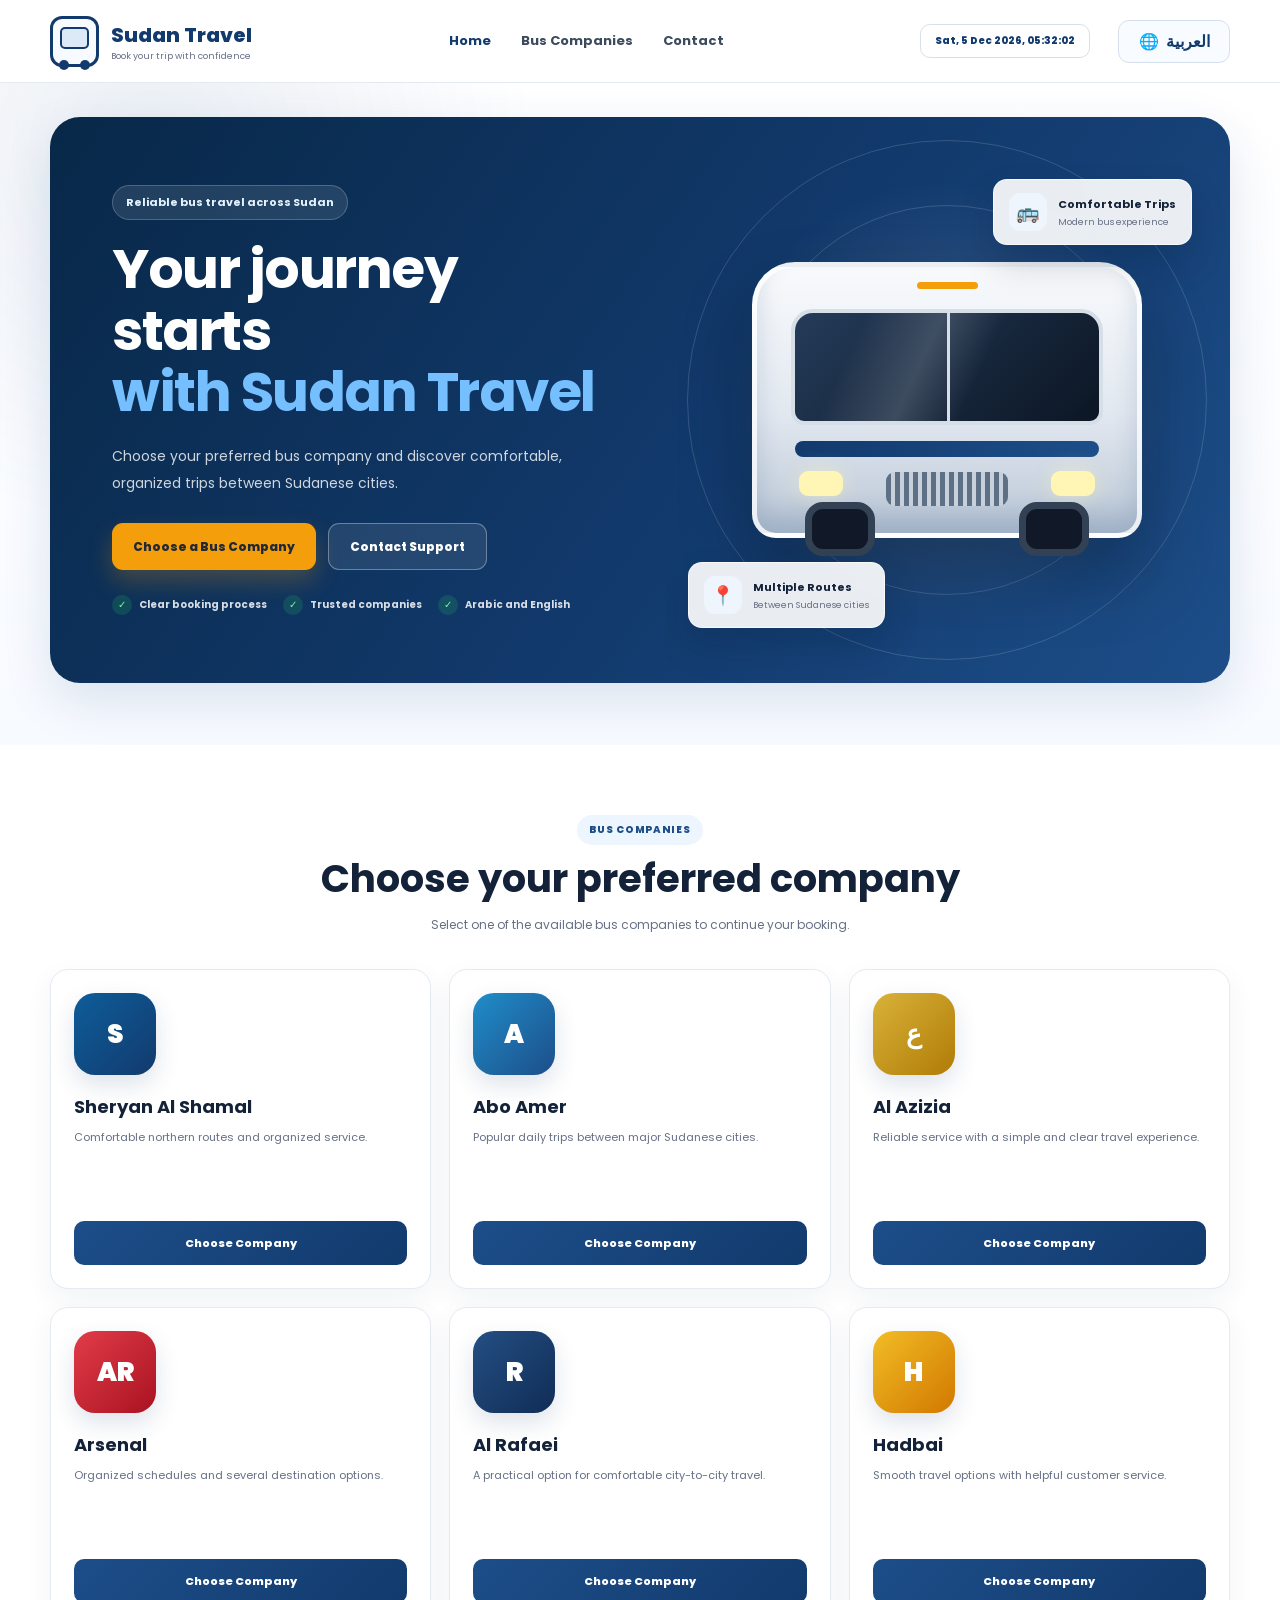
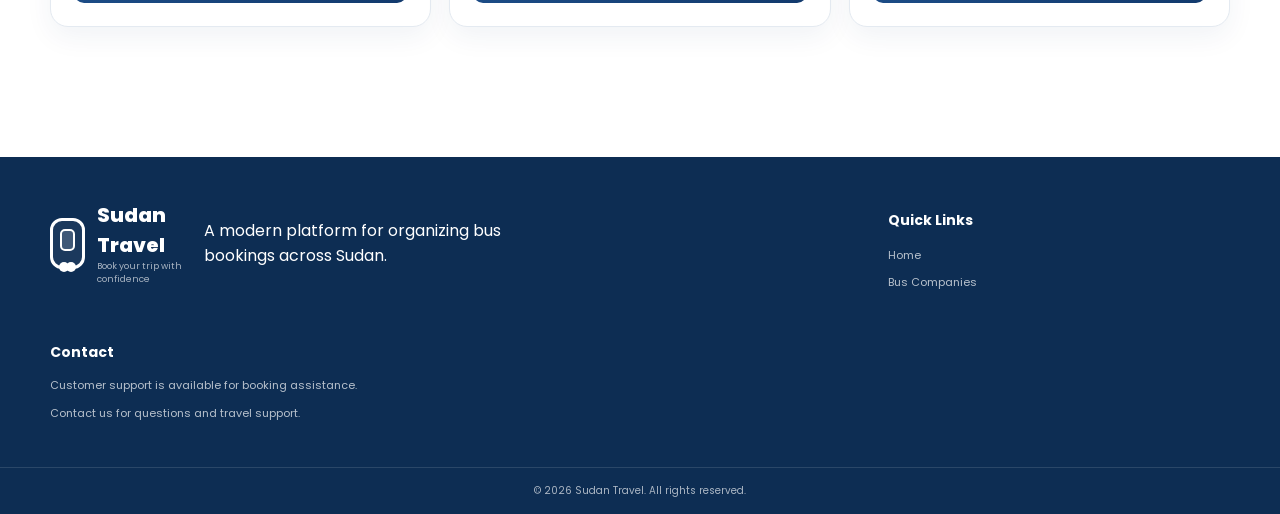
<file: seats.html>
<!DOCTYPE html>
<html lang="en" dir="ltr">
<head>
  <meta charset="UTF-8">
  <meta name="viewport" content="width=device-width,initial-scale=1">
  <title>Sudan Travel | Choose Seat</title>
  <link rel="preconnect" href="https://fonts.googleapis.com">
  <link rel="preconnect" href="https://fonts.gstatic.com" crossorigin>
  <link href="https://fonts.googleapis.com/css2?family=Cairo:wght@400;500;600;700;800&family=Poppins:wght@400;500;600;700;800&display=swap" rel="stylesheet">
  <link rel="stylesheet" href="assets/css/style.css">
  <link rel="stylesheet" href="assets/css/seats.css">
</head>
<body>

<header class="site-header">
  <div class="container header-inner">
    <a class="brand" href="index.html">
      <span class="brand-icon">
        <span class="brand-window"></span>
        <span class="brand-wheel brand-wheel-left"></span>
        <span class="brand-wheel brand-wheel-right"></span>
      </span>
      <span class="brand-copy">
        <strong data-en="Sudan Travel" data-ar="سفر السودان">Sudan Travel</strong>
        <small data-en="Book your trip with confidence" data-ar="احجز رحلتك بكل ثقة">Book your trip with confidence</small>
      </span>
    </a>

    <nav class="main-nav">
      <a href="index.html" data-en="Home" data-ar="الرئيسية">Home</a>
      <a href="trips.html" data-en="Trips" data-ar="الرحلات">Trips</a>
      <a class="active" href="seats.html" data-en="Seat Selection" data-ar="اختيار المقعد">Seat Selection</a>
    </nav>

    <div id="liveClock" class="live-clock" aria-live="polite"></div>

    <button id="languageButton" class="language-button" type="button">
      <span>🌐</span><span id="languageLabel">العربية</span>
    </button>
  </div>
</header>

<main>
  <section class="seats-hero">
    <div class="container seats-hero-inner">
      <div>
        <span class="section-label" data-en="Seat Selection" data-ar="اختيار المقعد">Seat Selection</span>
        <h1 data-en="Choose your preferred seat" data-ar="اختر المقعد المناسب لك">Choose your preferred seat</h1>
        <p data-en="All seats are available initially. Select one seat to reserve it temporarily for ten minutes."
           data-ar="جميع المقاعد متاحة في البداية. اختر مقعداً واحداً لحجزه مؤقتاً لمدة عشر دقائق.">
          All seats are available initially.
        </p>
      </div>

      <div class="step-badge" data-en="Step 2 of 4" data-ar="الخطوة 2 من 4">Step 2 of 4</div>
    </div>
  </section>

  <section class="container seats-layout">
    <aside class="trip-summary">
      <div class="trip-summary-title" data-en="Trip Summary" data-ar="ملخص الرحلة">Trip Summary</div>
      <div class="trip-summary-body">
        <ul class="summary-list">
          <li><span data-en="Company" data-ar="الشركة">Company</span><strong id="summaryCompany"></strong></li>
          <li><span data-en="Route" data-ar="المسار">Route</span><strong id="summaryRoute"></strong></li>
          <li><span data-en="Travel Date" data-ar="تاريخ السفر">Travel Date</span><strong id="summaryDate"></strong></li>
          <li><span data-en="Departure" data-ar="وقت المغادرة">Departure</span><strong id="summaryDeparture"></strong></li>
          <li><span data-en="Price" data-ar="السعر">Price</span><strong id="summaryPrice"></strong></li>
        </ul>
      </div>
    </aside>

    <section class="seat-panel">
      <div class="seat-panel-heading">
        <h2 data-en="Bus Seat Map" data-ar="خريطة مقاعد البص">Bus Seat Map</h2>
        <p data-en="Choose one available seat. You can change it before continuing."
           data-ar="اختر مقعداً متاحاً واحداً، ويمكنك تغييره قبل المتابعة.">
          Choose one available seat.
        </p>
      </div>

      <div class="legend">
        <span class="legend-item">
          <i class="legend-color" style="background:#43a047"></i>
          <b data-en="Available" data-ar="متاح">Available</b>
        </span>
        <span class="legend-item">
          <i class="legend-color" style="background:#2f78b7"></i>
          <b data-en="Your Selection" data-ar="المقعد المختار">Your Selection</b>
        </span>
      </div>

      <div class="bus-map">
        <div class="bus-front" data-en="Front of the Bus ↑" data-ar="مقدمة البص ↑">Front of the Bus ↑</div>
        <div class="seat-grid">
          <button class="seat" type="button" data-seat="1">1</button>
<button class="seat" type="button" data-seat="2">2</button>
<div class="aisle"></div>
<button class="seat" type="button" data-seat="3">3</button>
<button class="seat" type="button" data-seat="4">4</button>
<button class="seat" type="button" data-seat="5">5</button>
<button class="seat" type="button" data-seat="6">6</button>
<div class="aisle"></div>
<button class="seat" type="button" data-seat="7">7</button>
<button class="seat" type="button" data-seat="8">8</button>
<button class="seat" type="button" data-seat="9">9</button>
<button class="seat" type="button" data-seat="10">10</button>
<div class="aisle"></div>
<button class="seat" type="button" data-seat="11">11</button>
<button class="seat" type="button" data-seat="12">12</button>
<button class="seat" type="button" data-seat="13">13</button>
<button class="seat" type="button" data-seat="14">14</button>
<div class="aisle"></div>
<button class="seat" type="button" data-seat="15">15</button>
<button class="seat" type="button" data-seat="16">16</button>
<button class="seat" type="button" data-seat="17">17</button>
<button class="seat" type="button" data-seat="18">18</button>
<div class="aisle"></div>
<button class="seat" type="button" data-seat="19">19</button>
<button class="seat" type="button" data-seat="20">20</button>
<button class="seat" type="button" data-seat="21">21</button>
<button class="seat" type="button" data-seat="22">22</button>
<div class="aisle"></div>
<button class="seat" type="button" data-seat="23">23</button>
<button class="seat" type="button" data-seat="24">24</button>
<button class="seat" type="button" data-seat="25">25</button>
<button class="seat" type="button" data-seat="26">26</button>
<div class="aisle"></div>
<button class="seat" type="button" data-seat="27">27</button>
<button class="seat" type="button" data-seat="28">28</button>
<button class="seat" type="button" data-seat="29">29</button>
<button class="seat" type="button" data-seat="30">30</button>
<div class="aisle"></div>
<button class="seat" type="button" data-seat="31">31</button>
<button class="seat" type="button" data-seat="32">32</button>
<button class="seat" type="button" data-seat="33">33</button>
<button class="seat" type="button" data-seat="34">34</button>
<div class="aisle"></div>
<button class="seat" type="button" data-seat="35">35</button>
<button class="seat" type="button" data-seat="36">36</button>
<button class="seat" type="button" data-seat="37">37</button>
<button class="seat" type="button" data-seat="38">38</button>
<div class="aisle"></div>
<button class="seat" type="button" data-seat="39">39</button>
<button class="seat" type="button" data-seat="40">40</button>
<button class="seat" type="button" data-seat="41">41</button>
<button class="seat" type="button" data-seat="42">42</button>
<div class="aisle"></div>
<button class="seat" type="button" data-seat="43">43</button>
<button class="seat" type="button" data-seat="44">44</button>
        </div>
      </div>

      <div class="selected-seat-box">
        <strong id="selectedSeatText" data-en="No seat selected yet" data-ar="لم يتم اختيار مقعد بعد">
          No seat selected yet
        </strong>
      </div>

      <div id="holdTimer" class="hold-timer" aria-live="polite"></div>

      <div class="seat-actions">
        <button id="backButton" class="secondary-button" type="button"
          data-en="Back to Trips" data-ar="الرجوع للرحلات">Back to Trips</button>

        <button id="continueButton" class="primary-button" type="button" disabled
          data-en="Continue" data-ar="متابعة">Continue</button>
      </div>
    </section>
  </section>
</main>

<footer class="site-footer">
  <div class="container footer-grid">
    <section class="footer-brand">
      <a class="brand footer-logo" href="index.html">
        <span class="brand-icon footer-brand-icon">
          <span class="brand-window"></span>
          <span class="brand-wheel brand-wheel-left"></span>
          <span class="brand-wheel brand-wheel-right"></span>
        </span>
        <span class="brand-copy">
          <strong data-en="Sudan Travel" data-ar="سفر السودان">Sudan Travel</strong>
          <small data-en="Book your trip with confidence" data-ar="احجز رحلتك بكل ثقة">Book your trip with confidence</small>
        </span>
      </a>
    </section>

    <section class="footer-column">
      <h4 data-en="Quick Links" data-ar="روابط سريعة">Quick Links</h4>
      <a href="index.html" data-en="Home" data-ar="الرئيسية">Home</a>
      <a href="trips.html" data-en="Trips" data-ar="الرحلات">Trips</a>
    </section>

    <section class="footer-column">
      <h4 data-en="Contact" data-ar="تواصل معنا">Contact</h4>
      <p data-en="Customer support is available for booking assistance."
         data-ar="خدمة العملاء متاحة للمساعدة في الحجز.">
        Customer support is available for booking assistance.
      </p>
    </section>
  </div>
</footer>

<script src="assets/js/common.js"></script>
<script src="assets/js/seats.js"></script>
</body>
</html>
</file>
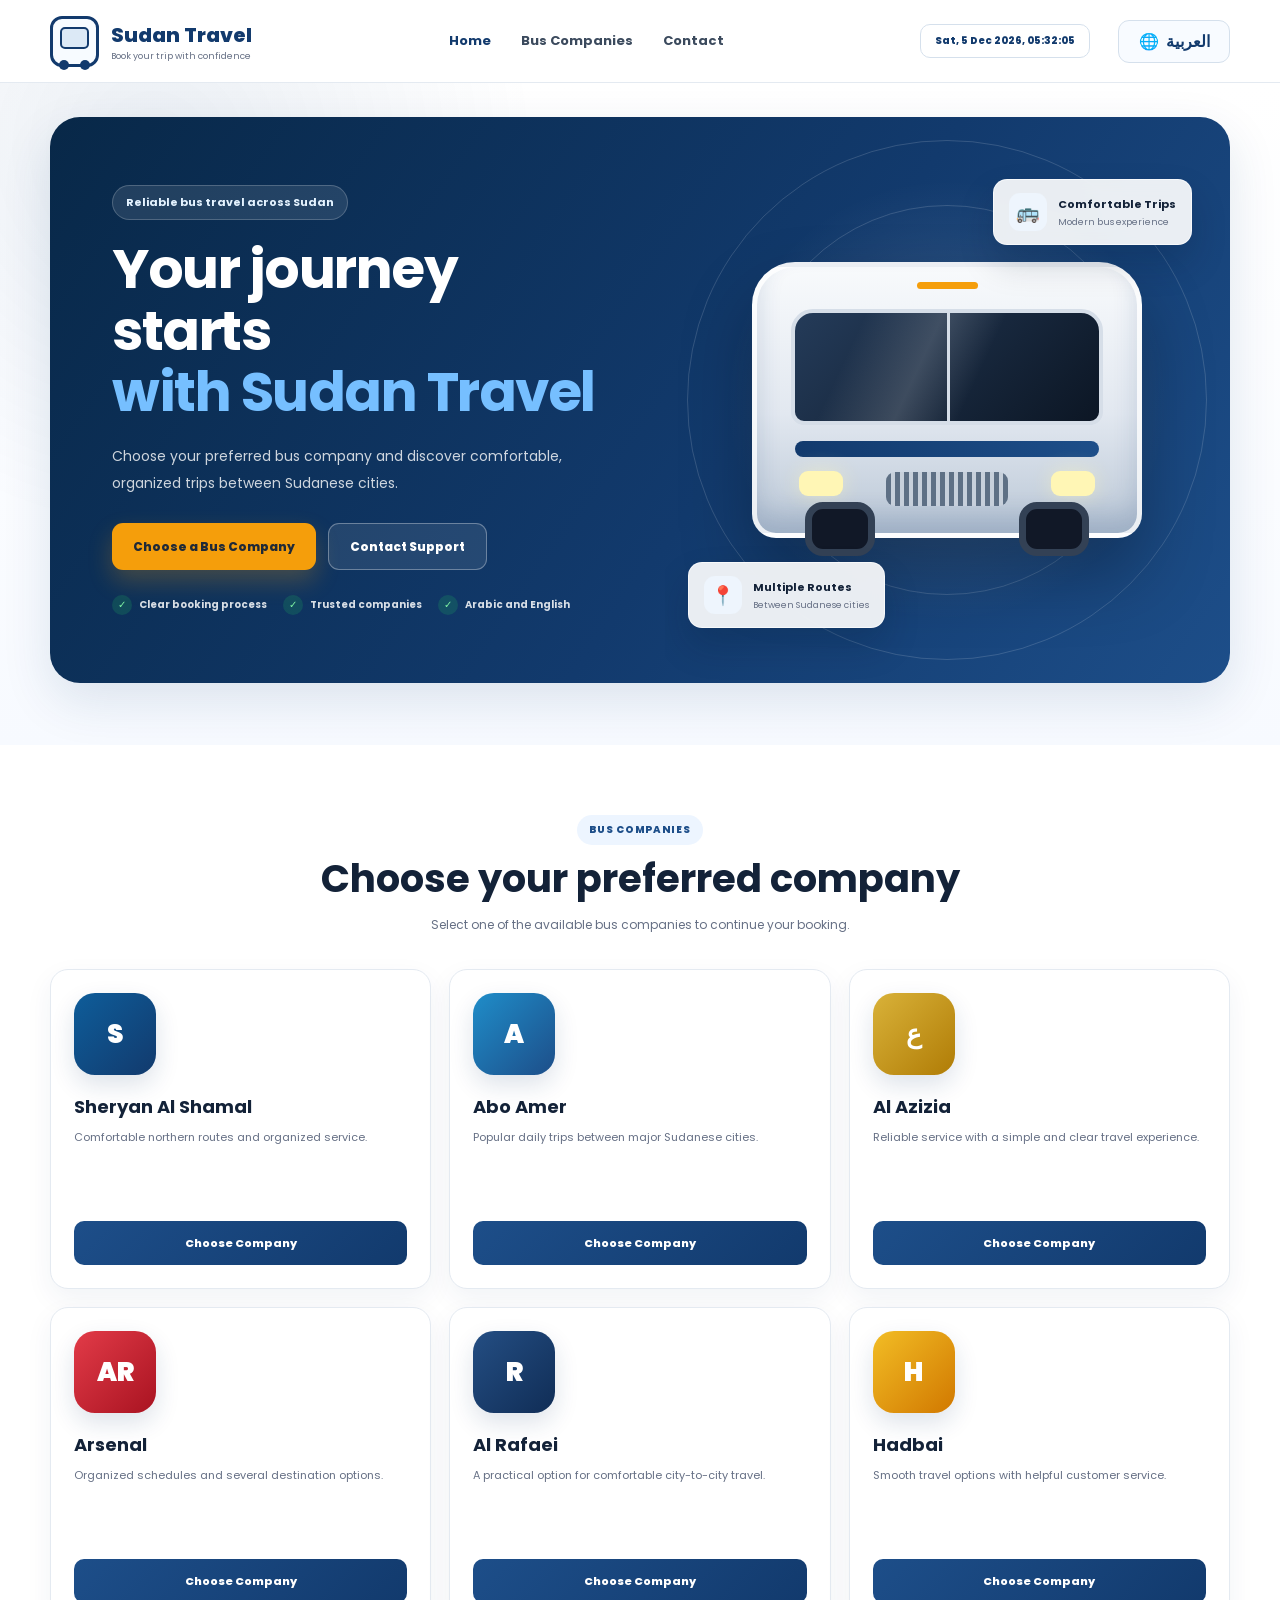
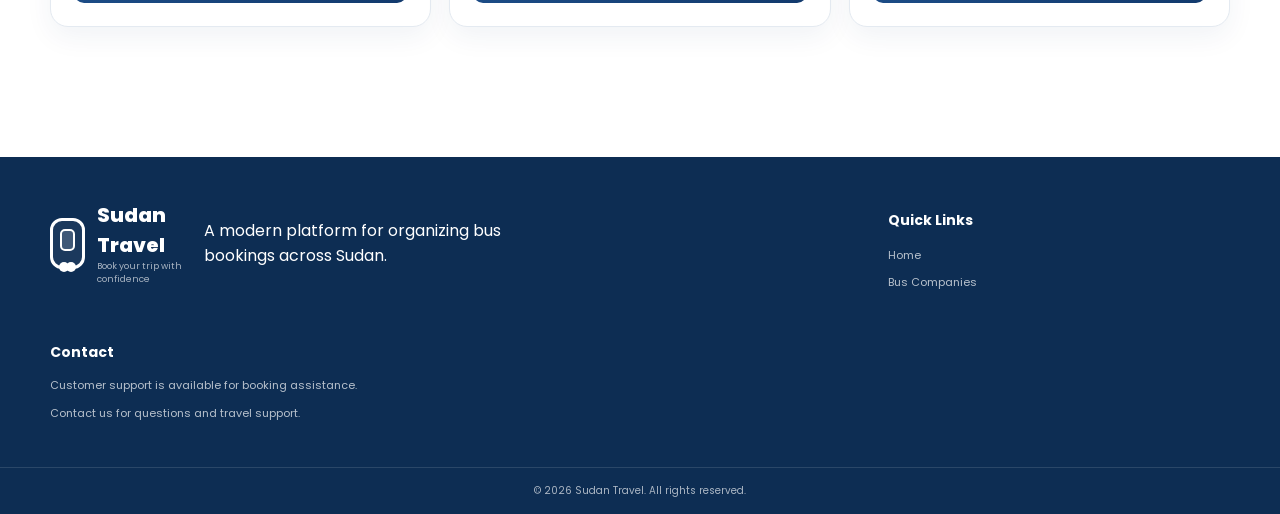
<file: success.html>
<!DOCTYPE html>
<html lang="en" dir="ltr">
<head>
  <meta charset="UTF-8">
  <meta name="viewport" content="width=device-width,initial-scale=1">
  <title>Sudan Travel | Booking Submitted</title>

  <link rel="preconnect" href="https://fonts.googleapis.com">
  <link rel="preconnect" href="https://fonts.gstatic.com" crossorigin>
  <link href="https://fonts.googleapis.com/css2?family=Cairo:wght@400;500;600;700;800&family=Poppins:wght@400;500;600;700;800&display=swap" rel="stylesheet">

  <link rel="stylesheet" href="assets/css/style.css">
  <link rel="stylesheet" href="assets/css/success.css">
</head>
<body>

<header class="site-header">
  <div class="container header-inner">

    <a class="brand" href="index.html">
      <span class="brand-icon">
        <span class="brand-window"></span>
        <span class="brand-wheel brand-wheel-left"></span>
        <span class="brand-wheel brand-wheel-right"></span>
      </span>

      <span class="brand-copy">
        <strong data-en="Sudan Travel" data-ar="سفر السودان">Sudan Travel</strong>
        <small data-en="Book your trip with confidence" data-ar="احجز رحلتك بكل ثقة">
          Book your trip with confidence
        </small>
      </span>
    </a>

    <nav class="main-nav">
      <a href="index.html" data-en="Home" data-ar="الرئيسية">Home</a>
      <a href="trips.html" data-en="Trips" data-ar="الرحلات">Trips</a>
      <a href="review.html" data-en="Review" data-ar="المراجعة">Review</a>
      <a href="payment.html" data-en="Payment" data-ar="الدفع">Payment</a>
      <a class="active" href="success.html" data-en="Booking Status" data-ar="حالة الحجز">Booking Status</a>
    </nav>

    <div id="liveClock" class="live-clock" aria-live="polite"></div>

    <button id="languageButton" class="language-button" type="button">
      <span>🌐</span>
      <span id="languageLabel">العربية</span>
    </button>

  </div>
</header>

<main>

  <section class="success-hero">
    <div class="container">
      <span class="section-label" data-en="Booking Submitted" data-ar="تم إرسال الحجز">
        Booking Submitted
      </span>
    </div>
  </section>

  <section class="container success-page">

    <article class="success-card">

      <div class="success-top">
        <div class="success-icon">✓</div>

        <h1 data-en="Your booking is under review" data-ar="طلب الحجز تحت المراجعة">
          Your booking is under review
        </h1>

        <p data-en="We received your booking and payment details successfully. The administration will review your payment before confirming the ticket."
           data-ar="تم استلام بيانات الحجز والدفع بنجاح. ستقوم الإدارة بمراجعة الدفع قبل تأكيد التذكرة.">
          We received your booking and payment details successfully.
        </p>

        <div class="booking-status"
             data-en="Status: Under Review"
             data-ar="الحالة: تحت المراجعة">
          Status: Under Review
        </div>
      </div>

      <div class="success-body">

        <div class="reference-panel">
          <span data-en="Booking Reference" data-ar="رقم الحجز">
            Booking Reference
          </span>

          <strong id="successReference"></strong>
        </div>

        <div class="success-grid">

          <section class="success-section">
            <h2 data-en="Trip Details" data-ar="تفاصيل الرحلة">Trip Details</h2>

            <ul class="success-list">
              <li>
                <span data-en="Company" data-ar="الشركة">Company</span>
                <strong id="successCompany"></strong>
              </li>

              <li>
                <span data-en="Route" data-ar="المسار">Route</span>
                <strong id="successRoute"></strong>
              </li>

              <li>
                <span data-en="Travel Date" data-ar="تاريخ السفر">Travel Date</span>
                <strong id="successDate"></strong>
              </li>

              <li>
                <span data-en="Departure" data-ar="وقت المغادرة">Departure</span>
                <strong id="successDeparture"></strong>
              </li>

              <li>
                <span data-en="Seat" data-ar="المقعد">Seat</span>
                <strong id="successSeat"></strong>
              </li>
            </ul>
          </section>

          <section class="success-section">
            <h2 data-en="Passenger and Payment" data-ar="المسافر والدفع">
              Passenger and Payment
            </h2>

            <ul class="success-list">
              <li>
                <span data-en="Passenger" data-ar="المسافر">Passenger</span>
                <strong id="successPassenger"></strong>
              </li>

              <li>
                <span data-en="Phone" data-ar="رقم الهاتف">Phone</span>
                <strong id="successPhone"></strong>
              </li>

              <li>
                <span data-en="Payment Method" data-ar="طريقة الدفع">Payment Method</span>
                <strong id="successPaymentMethod"></strong>
              </li>

              <li>
                <span data-en="Transaction Number" data-ar="رقم العملية">Transaction Number</span>
                <strong id="successTransaction"></strong>
              </li>

              <li>
                <span data-en="Total" data-ar="الإجمالي">Total</span>
                <strong id="successTotal"></strong>
              </li>
            </ul>
          </section>

        </div>

        <div class="payment-note"
             data-en="Keep your booking reference. You will use it later to check the booking status after the payment is reviewed."
             data-ar="احتفظ برقم الحجز، ستستخدمه لاحقاً للتحقق من حالة الحجز بعد مراجعة الدفع.">
          Keep your booking reference.
        </div>

        <div class="success-actions">
          <button id="printButton" class="secondary-button" type="button"
                  data-en="Print Booking Summary" data-ar="طباعة ملخص الحجز">
            Print Booking Summary
          </button>

          <a class="primary-button" href="index.html"
             data-en="Return to Home" data-ar="العودة للرئيسية">
            Return to Home
          </a>
        </div>

      </div>

    </article>

  </section>

</main>

<footer class="site-footer">
  <div class="container footer-grid">

    <section class="footer-brand">
      <a class="brand footer-logo" href="index.html">
        <span class="brand-icon footer-brand-icon">
          <span class="brand-window"></span>
          <span class="brand-wheel brand-wheel-left"></span>
          <span class="brand-wheel brand-wheel-right"></span>
        </span>

        <span class="brand-copy">
          <strong data-en="Sudan Travel" data-ar="سفر السودان">Sudan Travel</strong>
          <small data-en="Book your trip with confidence" data-ar="احجز رحلتك بكل ثقة">
            Book your trip with confidence
          </small>
        </span>
      </a>
    </section>

    <section class="footer-column">
      <h4 data-en="Quick Links" data-ar="روابط سريعة">Quick Links</h4>
      <a href="index.html" data-en="Home" data-ar="الرئيسية">Home</a>
      <a href="trips.html" data-en="Trips" data-ar="الرحلات">Trips</a>
      <a href="payment.html" data-en="Payment" data-ar="الدفع">Payment</a>
    </section>

    <section class="footer-column">
      <h4 data-en="Contact" data-ar="تواصل معنا">Contact</h4>
      <p data-en="Customer support is available for booking assistance."
         data-ar="خدمة العملاء متاحة للمساعدة في الحجز.">
        Customer support is available for booking assistance.
      </p>
    </section>

  </div>
</footer>

<script src="assets/js/common.js"></script>
<script src="assets/js/success.js"></script>
</body>
</html>
</file>
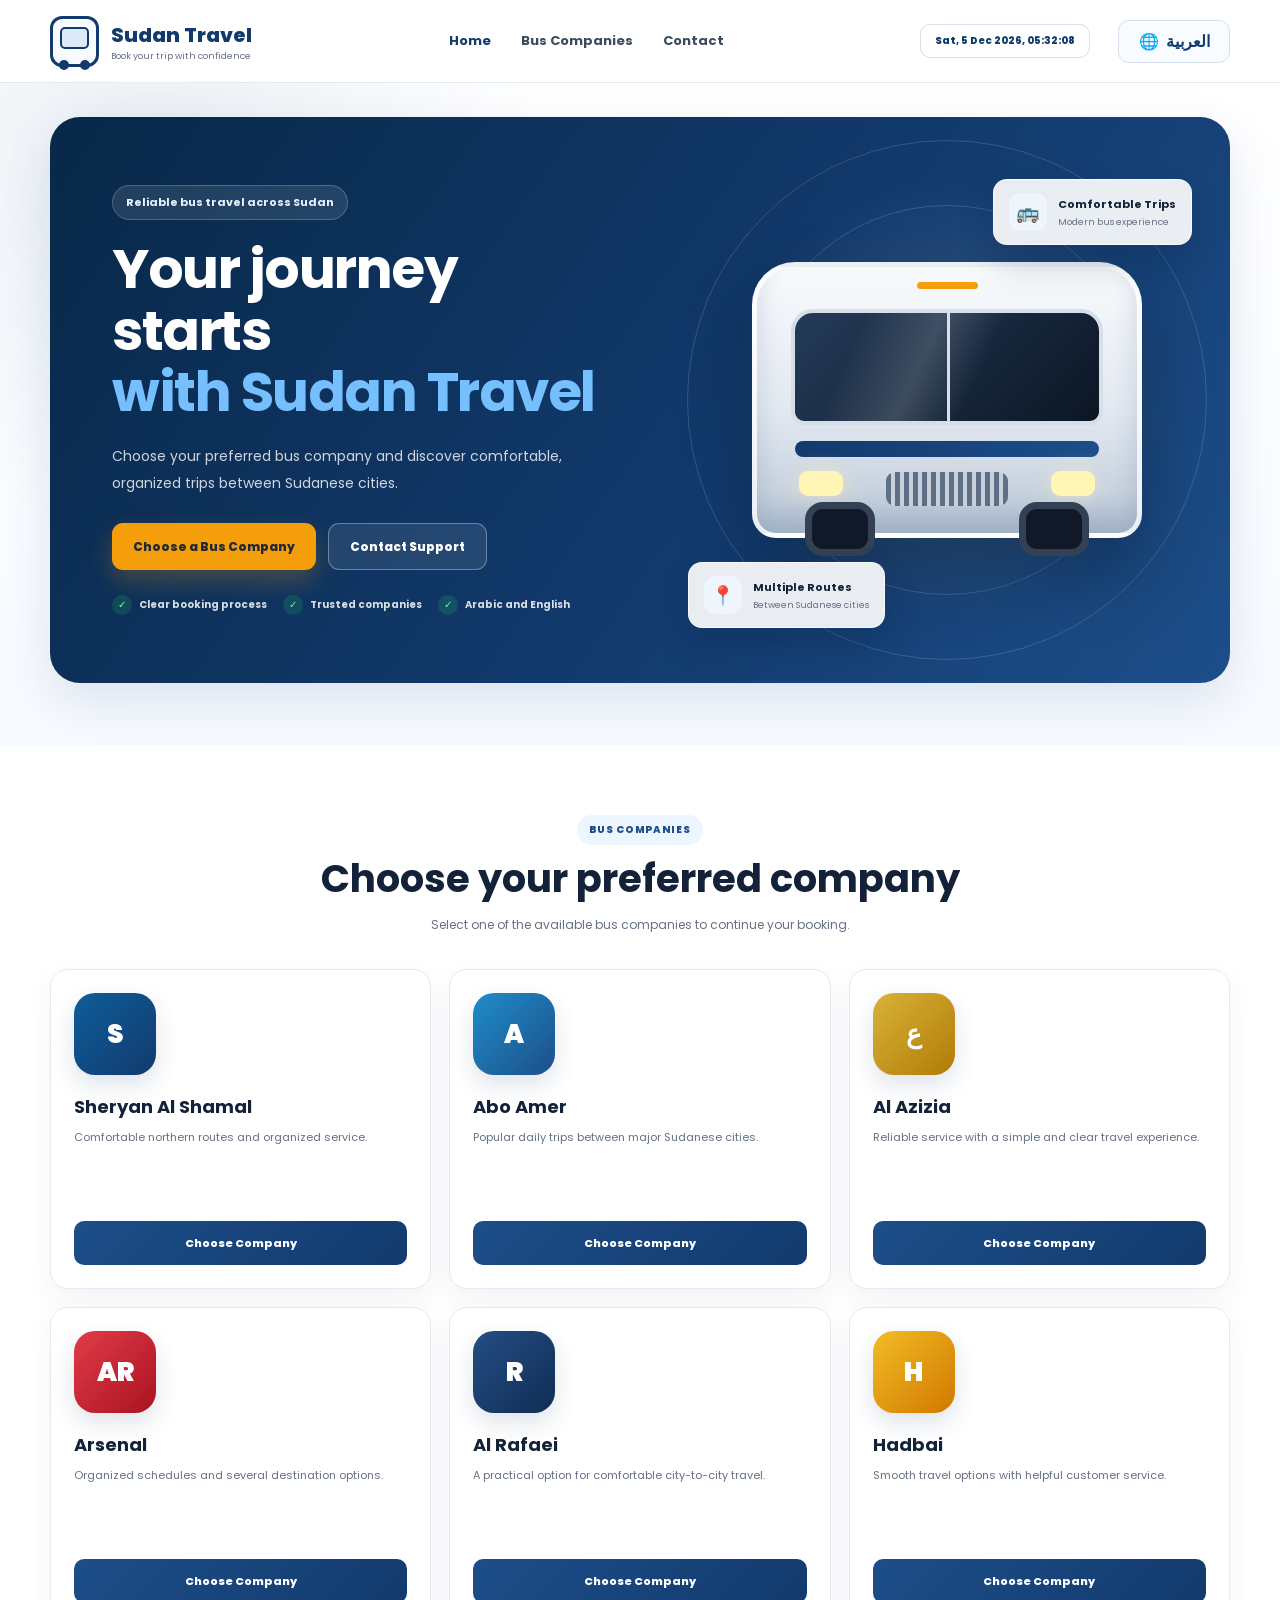
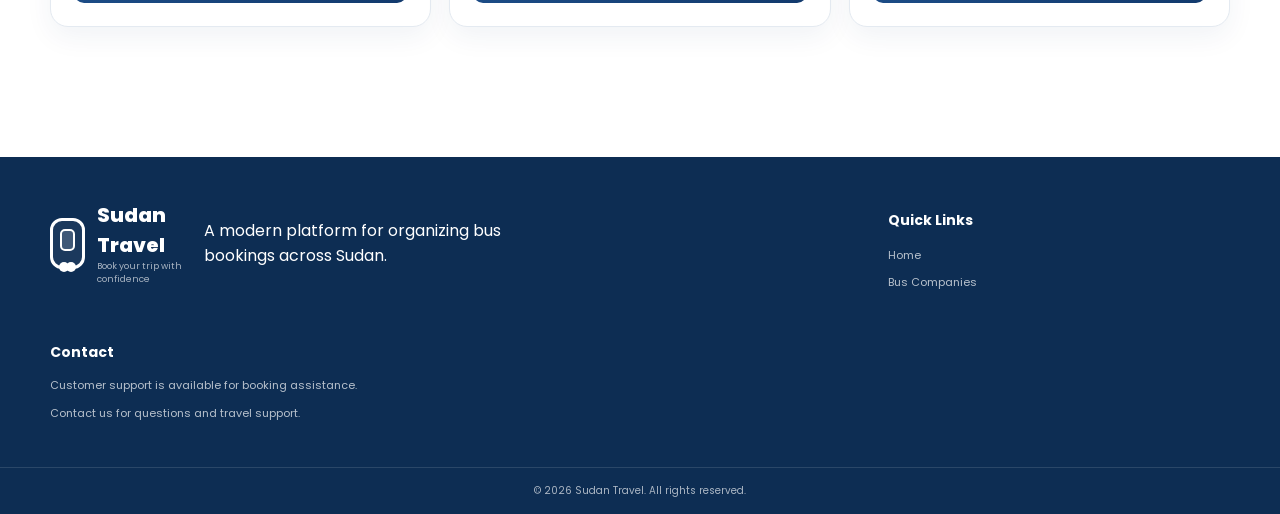
<file: trips.html>
<!DOCTYPE html><html lang="en" dir="ltr"><head><meta charset="UTF-8"><meta name="viewport" content="width=device-width,initial-scale=1"><title>Sudan Travel | Trips</title><link rel="preconnect" href="https://fonts.googleapis.com"><link rel="preconnect" href="https://fonts.gstatic.com" crossorigin><link href="https://fonts.googleapis.com/css2?family=Cairo:wght@400;500;600;700;800&family=Poppins:wght@400;500;600;700;800&display=swap" rel="stylesheet"><link rel="stylesheet" href="assets/css/style.css"><link rel="stylesheet" href="assets/css/trips.css"></head><body>
<header class="site-header"><div class="container header-inner"><a class="brand" href="index.html"><span class="brand-icon"><span class="brand-window"></span><span class="brand-wheel brand-wheel-left"></span><span class="brand-wheel brand-wheel-right"></span></span><span class="brand-copy"><strong data-en="Sudan Travel" data-ar="سفر السودان">Sudan Travel</strong><small data-en="Book your trip with confidence" data-ar="احجز رحلتك بكل ثقة">Book your trip with confidence</small></span></a><nav class="main-nav"><a href="index.html" data-en="Home" data-ar="الرئيسية">Home</a><a class="active" href="index.html#companies" data-en="Bus Companies" data-ar="شركات البصات">Bus Companies</a><a href="#footer" data-en="Contact" data-ar="تواصل معنا">Contact</a></nav><div id="liveClock" class="live-clock" aria-live="polite"></div>
    <button id="languageButton" class="language-button"><span>🌐</span><span id="languageLabel">العربية</span></button></div></header>
<main><section class="trips-hero"><div class="container trips-hero-inner"><div id="companyLogo" class="trips-company-logo"></div><div class="trips-company-copy"><span class="section-label" data-en="Company Trips" data-ar="رحلات الشركة">Company Trips</span><h1 id="companyName"></h1><p id="companyDescription"></p></div><div id="availableTripsBadge" class="trips-company-badge"></div></div></section>
<section class="trips-section"><div class="container"><form id="travelDateForm" class="travel-date-card"><div class="field"><label for="travelDate" data-en="Travel Date" data-ar="تاريخ السفر">Travel Date</label><input id="travelDate" type="date" required></div><button class="show-trips-button" type="submit" data-en="Show Available Trips" data-ar="عرض الرحلات المتاحة">Show Available Trips</button></form>
<div id="afterDateSection" class="after-date-section"><input id="tripSearch" class="trips-search" type="search" data-placeholder-en="Search by departure city or destination" data-placeholder-ar="ابحث حسب مدينة المغادرة أو الوجهة" placeholder="Search by departure city or destination"><div id="tripCards"></div><div id="emptyTrips" class="empty-trips"><h3 data-en="No trips found" data-ar="لم يتم العثور على رحلات">No trips found</h3></div></div></div></section></main>
<footer id="footer" class="site-footer"><div class="container footer-grid"><section class="footer-brand"><a class="brand footer-logo" href="index.html"><span class="brand-icon footer-brand-icon"><span class="brand-window"></span><span class="brand-wheel brand-wheel-left"></span><span class="brand-wheel brand-wheel-right"></span></span><span class="brand-copy"><strong data-en="Sudan Travel" data-ar="سفر السودان">Sudan Travel</strong><small data-en="Book your trip with confidence" data-ar="احجز رحلتك بكل ثقة">Book your trip with confidence</small></span></a></section><section class="footer-column"><h4 data-en="Quick Links" data-ar="روابط سريعة">Quick Links</h4><a href="index.html" data-en="Home" data-ar="الرئيسية">Home</a></section><section class="footer-column"><h4 data-en="Contact" data-ar="تواصل معنا">Contact</h4><p data-en="Customer support is available for booking assistance." data-ar="خدمة العملاء متاحة للمساعدة في الحجز.">Customer support is available for booking assistance.</p></section></div></footer>
<script src="assets/js/common.js"></script>
<script src="assets/js/trips.js"></script></body></html>
</file>
<file: assets/css/style.css>
:root {
  --primary: #123a6d;
  --secondary: #1d4e89;
  --accent: #f59e0b;
  --white: #ffffff;
  --background: #f6f9fc;
  --surface: #ffffff;
  --text: #132238;
  --muted: #667085;
  --line: #e4eaf1;
  --green: #22c55e;
  --shadow: 0 18px 50px rgba(18, 58, 109, 0.12);
}

* {
  box-sizing: border-box;
  margin: 0;
  padding: 0;
}

html {
  scroll-behavior: smooth;
}

body {
  min-height: 100vh;
  background: var(--white);
  color: var(--text);
  font-family: "Poppins", sans-serif;
}

html[lang="ar"] body {
  font-family: "Cairo", sans-serif;
}

button,
a {
  font: inherit;
}

button {
  cursor: pointer;
}

a {
  color: inherit;
  text-decoration: none;
}

.container {
  width: min(1180px, calc(100% - 32px));
  margin-inline: auto;
}

/* Header */
.site-header {
  position: sticky;
  top: 0;
  z-index: 100;
  background: rgba(255, 255, 255, 0.96);
  border-bottom: 1px solid var(--line);
  backdrop-filter: blur(12px);
}

.header-inner {
  min-height: 82px;
  display: grid;
  grid-template-columns: auto 1fr auto;
  align-items: center;
  gap: 28px;
}

.brand {
  display: inline-flex;
  align-items: center;
  gap: 12px;
}

.brand-icon {
  width: 49px;
  height: 51px;
  border: 3px solid var(--primary);
  border-radius: 12px;
  position: relative;
  background: #f7fbff;
}

.brand-window {
  position: absolute;
  top: 8px;
  left: 7px;
  right: 7px;
  height: 22px;
  border: 2px solid var(--primary);
  border-radius: 5px;
  background: #dce9f6;
}

.brand-wheel {
  position: absolute;
  bottom: -6px;
  width: 10px;
  height: 10px;
  border-radius: 50%;
  background: var(--primary);
}

.brand-wheel-left {
  left: 6px;
}

.brand-wheel-right {
  right: 6px;
}

.brand-copy {
  display: grid;
}

.brand-copy strong {
  color: var(--primary);
  font-size: 20px;
  font-weight: 800;
}

.brand-copy small {
  color: var(--muted);
  font-size: 9px;
}

.main-nav {
  justify-self: center;
  display: flex;
  align-items: center;
  gap: 30px;
}

.main-nav a {
  color: #3b4a5d;
  font-size: 13px;
  font-weight: 700;
  transition: 0.2s ease;
}

.main-nav a:hover,
.main-nav a.active {
  color: var(--primary);
}

.language-button {
  min-width: 112px;
  height: 43px;
  padding: 0 14px;
  display: inline-flex;
  align-items: center;
  justify-content: center;
  gap: 7px;
  border: 1px solid #d5e0ec;
  border-radius: 11px;
  background: #f8fbff;
  color: var(--primary);
  font-weight: 800;
  transition: 0.2s ease;
}

.language-button:hover {
  background: var(--primary);
  color: var(--white);
}

/* Hero */
.hero-section {
  padding: 34px 0 62px;
  background:
    radial-gradient(circle at 12% 10%, rgba(29, 78, 137, 0.09), transparent 30%),
    linear-gradient(180deg, #ffffff, #f7faff);
}

.hero-card {
  min-height: 500px;
  display: grid;
  grid-template-columns: 1fr 0.92fr;
  overflow: hidden;
  border-radius: 30px;
  background:
    linear-gradient(125deg, #082848 0%, var(--primary) 58%, var(--secondary) 100%);
  box-shadow: var(--shadow);
}

.hero-content {
  padding: 68px 62px;
  display: flex;
  flex-direction: column;
  justify-content: center;
  color: var(--white);
}

.hero-badge {
  width: fit-content;
  margin-bottom: 18px;
  padding: 8px 13px;
  border: 1px solid rgba(255, 255, 255, 0.2);
  border-radius: 999px;
  background: rgba(255, 255, 255, 0.1);
  color: #e5f3ff;
  font-size: 11px;
  font-weight: 700;
}

.hero-content h1 {
  max-width: 590px;
  font-size: clamp(38px, 4.3vw, 58px);
  line-height: 1.12;
  letter-spacing: -1.5px;
}

html[lang="ar"] .hero-content h1 {
  letter-spacing: 0;
}

.hero-content h1 span,
.hero-content h1 strong {
  display: block;
}

.hero-content h1 strong {
  color: #76bfff;
}

.hero-content > p {
  max-width: 620px;
  margin-top: 20px;
  color: rgba(255, 255, 255, 0.8);
  font-size: 14px;
  line-height: 1.9;
}

.hero-actions {
  margin-top: 27px;
  display: flex;
  flex-wrap: wrap;
  gap: 12px;
}

.primary-button,
.secondary-button {
  min-height: 47px;
  padding: 0 21px;
  display: inline-flex;
  align-items: center;
  justify-content: center;
  border-radius: 11px;
  font-size: 12px;
  font-weight: 800;
  transition: 0.2s ease;
}

.primary-button {
  background: var(--accent);
  color: #1f2937;
  box-shadow: 0 11px 25px rgba(245, 158, 11, 0.24);
}

.primary-button:hover {
  transform: translateY(-2px);
}

.secondary-button {
  border: 1px solid rgba(255, 255, 255, 0.32);
  background: rgba(255, 255, 255, 0.09);
  color: var(--white);
}

.secondary-button:hover {
  background: rgba(255, 255, 255, 0.15);
}

.hero-points {
  margin-top: 25px;
  display: flex;
  flex-wrap: wrap;
  gap: 16px;
}

.hero-points span {
  display: inline-flex;
  align-items: center;
  gap: 7px;
  color: rgba(255, 255, 255, 0.84);
  font-size: 10px;
}

.hero-points i {
  width: 20px;
  height: 20px;
  display: grid;
  place-items: center;
  border-radius: 50%;
  background: rgba(34, 197, 94, 0.18);
  color: #7ff3a4;
  font-style: normal;
}

.hero-image-area {
  position: relative;
  min-height: 500px;
  display: grid;
  place-items: center;
  overflow: hidden;
}

.hero-image-area::before {
  content: "";
  position: absolute;
  inset: 9% 10%;
  border-radius: 50%;
  background: radial-gradient(circle, rgba(255, 255, 255, 0.17), transparent 68%);
}

.hero-orbit {
  position: absolute;
  border: 1px solid rgba(255, 255, 255, 0.15);
  border-radius: 50%;
}

.hero-orbit-one {
  width: 390px;
  height: 390px;
}

.hero-orbit-two {
  width: 520px;
  height: 520px;
}

.bus-illustration {
  position: relative;
  z-index: 2;
  width: min(82%, 390px);
  height: 276px;
  border-radius: 43px 43px 24px 24px;
  background:
    linear-gradient(180deg, #f8fafc 0%, #e2e8f0 55%, #bac7d6 100%);
  border: 5px solid rgba(255, 255, 255, 0.7);
  box-shadow:
    0 36px 70px rgba(0, 0, 0, 0.28),
    inset 0 -18px 25px rgba(18, 58, 109, 0.16);
}

.bus-top-light {
  position: absolute;
  top: 15px;
  left: 42%;
  width: 16%;
  height: 7px;
  border-radius: 999px;
  background: var(--accent);
}

.bus-windshield {
  position: absolute;
  top: 42px;
  left: 9%;
  right: 9%;
  height: 116px;
  overflow: hidden;
  border-radius: 22px 22px 13px 13px;
  background:
    linear-gradient(135deg, #243b59, #0c1624);
  border: 4px solid #d6dee8;
}

.bus-windshield::before {
  content: "";
  position: absolute;
  inset: 0;
  background:
    linear-gradient(115deg, transparent 20%, rgba(255, 255, 255, 0.16) 42%, transparent 60%);
}

.windshield-line {
  position: absolute;
  top: 0;
  bottom: 0;
  left: 50%;
  width: 3px;
  background: #d6dee8;
}

.bus-front-strip {
  position: absolute;
  left: 10%;
  right: 10%;
  top: 174px;
  height: 16px;
  border-radius: 999px;
  background: linear-gradient(90deg, var(--primary), var(--secondary));
}

.bus-headlight {
  position: absolute;
  top: 204px;
  width: 44px;
  height: 25px;
  border-radius: 9px;
  background: #fff6b5;
  box-shadow: 0 0 20px rgba(255, 246, 181, 0.48);
}

.bus-headlight-left {
  left: 42px;
}

.bus-headlight-right {
  right: 42px;
}

.bus-grill {
  position: absolute;
  left: 34%;
  right: 34%;
  top: 205px;
  height: 34px;
  border-radius: 9px;
  background:
    repeating-linear-gradient(
      90deg,
      #5e7085 0 5px,
      #c7d0db 5px 9px
    );
}

.bus-wheel {
  position: absolute;
  bottom: -23px;
  width: 70px;
  height: 54px;
  border-radius: 18px;
  background: #111827;
  border: 7px solid #334155;
}

.bus-wheel-left {
  left: 48px;
}

.bus-wheel-right {
  right: 48px;
}

.floating-card {
  position: absolute;
  z-index: 5;
  min-width: 195px;
  padding: 13px 15px;
  display: flex;
  align-items: center;
  gap: 11px;
  border: 1px solid rgba(255, 255, 255, 0.65);
  border-radius: 14px;
  background: rgba(255, 255, 255, 0.91);
  color: var(--text);
  box-shadow: 0 18px 35px rgba(7, 24, 45, 0.18);
  backdrop-filter: blur(10px);
}

.floating-card-top {
  top: 62px;
  right: 38px;
}

.floating-card-bottom {
  left: 23px;
  bottom: 55px;
}

html[dir="rtl"] .floating-card-top {
  right: auto;
  left: 38px;
}

html[dir="rtl"] .floating-card-bottom {
  left: auto;
  right: 23px;
}

.floating-icon {
  width: 38px;
  height: 38px;
  display: grid;
  place-items: center;
  border-radius: 11px;
  background: #eef5fd;
  font-size: 19px;
}

.floating-card div {
  display: grid;
}

.floating-card strong {
  font-size: 11px;
}

.floating-card small {
  margin-top: 3px;
  color: var(--muted);
  font-size: 9px;
}

/* Companies */
.companies-section {
  padding: 70px 0 84px;
}

.section-heading {
  max-width: 700px;
  margin: 0 auto 33px;
  text-align: center;
}

.section-label {
  display: inline-flex;
  margin-bottom: 10px;
  padding: 7px 12px;
  border-radius: 999px;
  background: #edf5ff;
  color: var(--secondary);
  font-size: 10px;
  font-weight: 800;
  text-transform: uppercase;
  letter-spacing: 0.7px;
}

.section-heading h2 {
  color: var(--text);
  font-size: clamp(28px, 3vw, 39px);
  line-height: 1.25;
}

.section-heading p {
  margin-top: 11px;
  color: var(--muted);
  font-size: 12px;
  line-height: 1.85;
}

.companies-grid {
  display: grid;
  grid-template-columns: repeat(3, 1fr);
  gap: 18px;
}

.company-card {
  min-height: 320px;
  padding: 23px;
  display: flex;
  flex-direction: column;
  border: 1px solid var(--line);
  border-radius: 18px;
  background: var(--surface);
  box-shadow: 0 10px 28px rgba(18, 58, 109, 0.06);
  transition: 0.24s ease;
}

.company-card:hover {
  transform: translateY(-5px);
  border-color: #c8d9ea;
  box-shadow: var(--shadow);
}

.company-logo {
  width: 82px;
  height: 82px;
  display: grid;
  place-items: center;
  border-radius: 21px;
  color: var(--white);
  font-size: 26px;
  font-weight: 900;
  box-shadow: 0 10px 24px rgba(18, 58, 109, 0.14);
}

.company-blue {
  background: linear-gradient(135deg, #0e5d9a, #123a6d);
}

.company-sky {
  background: linear-gradient(135deg, #1f8dc9, #1d4e89);
}

.company-gold {
  background: linear-gradient(135deg, #d9b239, #b07c06);
}

.company-red {
  background: linear-gradient(135deg, #e23b48, #a91321);
}

.company-navy {
  background: linear-gradient(135deg, #244e83, #102d56);
}

.company-orange {
  background: linear-gradient(135deg, #f2bd25, #d17800);
}

.company-card-copy {
  margin-top: 18px;
}

.company-card h3 {
  color: var(--text);
  font-size: 18px;
}

.company-card p {
  margin-top: 8px;
  color: var(--muted);
  font-size: 11px;
  line-height: 1.75;
}

.company-button {
  width: 100%;
  min-height: 44px;
  margin-top: auto;
  border: 0;
  border-radius: 10px;
  background: linear-gradient(135deg, var(--secondary), var(--primary));
  color: var(--white);
  font-size: 11px;
  font-weight: 800;
  transition: 0.2s ease;
}

.company-button:hover {
  transform: translateY(-2px);
  box-shadow: 0 10px 20px rgba(18, 58, 109, 0.2);
}

.selection-message {
  min-height: 22px;
  margin-top: 24px;
  text-align: center;
  color: var(--primary);
  font-size: 12px;
  font-weight: 800;
}

/* Footer */
.site-footer {
  background: #0d2d53;
  color: var(--white);
}

.footer-grid {
  padding: 43px 0 36px;
  display: grid;
  grid-template-columns: 1.4fr 0.8fr 1fr;
  gap: 42px;
}

.footer-logo .brand-copy strong {
  color: var(--white);
}

.footer-logo .brand-copy small {
  color: rgba(255, 255, 255, 0.64);
}

.footer-brand-icon {
  border-color: var(--white);
  background: rgba(255, 255, 255, 0.06);
}

.footer-brand-icon .brand-window {
  border-color: var(--white);
  background: rgba(255, 255, 255, 0.16);
}

.footer-brand-icon .brand-wheel {
  background: var(--white);
}

.footer-brand > p {
  max-width: 430px;
  margin-top: 17px;
  color: rgba(255, 255, 255, 0.68);
  font-size: 11px;
  line-height: 1.9;
}

.footer-column h4 {
  margin-bottom: 13px;
  color: var(--white);
  font-size: 14px;
}

.footer-column a,
.footer-column p {
  display: block;
  margin: 8px 0;
  color: rgba(255, 255, 255, 0.7);
  font-size: 11px;
  line-height: 1.75;
}

.footer-column a:hover {
  color: var(--white);
}

.footer-bottom {
  padding: 15px 0;
  border-top: 1px solid rgba(255, 255, 255, 0.12);
  color: rgba(255, 255, 255, 0.65);
  font-size: 10px;
  text-align: center;
}

/* Responsive */
@media (max-width: 980px) {
  .header-inner {
    grid-template-columns: auto auto;
  }

  .main-nav {
    grid-column: 1 / -1;
    order: 3;
    justify-self: start;
    width: 100%;
    padding-bottom: 13px;
    overflow-x: auto;
  }

  .language-button {
    justify-self: end;
  }

  .hero-card {
    grid-template-columns: 1fr;
  }

  .hero-image-area {
    min-height: 410px;
  }

  .companies-grid {
    grid-template-columns: repeat(2, 1fr);
  }
}

@media (max-width: 680px) {
  .container {
    width: min(100% - 20px, 1180px);
  }

  .brand-copy small {
    display: none;
  }

  .main-nav {
    gap: 20px;
  }

  .hero-section {
    padding-top: 18px;
  }

  .hero-content {
    padding: 42px 24px;
  }

  .hero-content h1 {
    font-size: 38px;
  }

  .hero-image-area {
    min-height: 355px;
  }

  .bus-illustration {
    width: 86%;
    height: 230px;
  }

  .bus-windshield {
    height: 93px;
  }

  .bus-front-strip {
    top: 151px;
  }

  .bus-headlight,
  .bus-grill {
    top: 180px;
  }

  .floating-card {
    min-width: 165px;
    padding: 10px;
  }

  .floating-card-top {
    top: 28px;
    right: 13px;
  }

  .floating-card-bottom {
    left: 10px;
    bottom: 30px;
  }

  html[dir="rtl"] .floating-card-top {
    left: 13px;
  }

  html[dir="rtl"] .floating-card-bottom {
    right: 10px;
  }

  .companies-grid,
  .footer-grid {
    grid-template-columns: 1fr;
  }
}

.live-clock{
  min-width:170px;
  padding:8px 11px;
  border:1px solid #d5e0ec;
  border-radius:10px;
  background:#ffffff;
  color:var(--primary);
  font-size:10px;
  font-weight:800;
  text-align:center;
  white-space:nowrap;
}
@media(max-width:980px){
  .header-inner{grid-template-columns:auto 1fr auto auto}
}
@media(max-width:760px){
  .live-clock{
    grid-column:1/-1;
    justify-self:start;
    margin-top:-4px;
  }
}

/* Stable header layout with live clock */
.header-inner{
  grid-template-columns:auto minmax(260px,1fr) auto auto;
}
.live-clock{
  display:flex;
  align-items:center;
  justify-content:center;
}
@media(max-width:1050px){
  .header-inner{
    grid-template-columns:auto 1fr auto;
  }
  .main-nav{
    grid-column:1/-1;
    order:4;
  }
  .live-clock{
    justify-self:end;
  }
}
@media(max-width:680px){
  .header-inner{
    grid-template-columns:1fr auto;
    gap:12px;
    padding-block:12px;
  }
  .brand{
    min-width:0;
  }
  .live-clock{
    grid-column:1/-1;
    grid-row:2;
    justify-self:stretch;
    width:100%;
  }
  .main-nav{
    grid-column:1/-1;
    grid-row:3;
    padding-bottom:0;
  }
}
</file>
<file: assets/css/passenger.css>
.passenger-hero{
  padding:36px 0;
  background:linear-gradient(135deg,#f7faff,#edf5fd);
  border-bottom:1px solid var(--line);
}
.passenger-hero-inner{
  display:grid;
  grid-template-columns:1fr auto;
  gap:24px;
  align-items:center;
}
.passenger-hero h1{
  font-size:clamp(30px,4vw,46px);
}
.passenger-hero p{
  margin-top:8px;
  color:var(--muted);
  font-size:12px;
  line-height:1.8;
}
.passenger-layout{
  display:grid;
  grid-template-columns:285px 1fr;
  gap:22px;
  align-items:start;
  padding:30px 0 78px;
}
.booking-summary{
  position:sticky;
  top:110px;
  overflow:hidden;
  border:1px solid var(--line);
  border-radius:17px;
  background:#fff;
  box-shadow:0 10px 28px rgba(18,58,109,.06);
}
.booking-summary-title{
  padding:15px;
  text-align:center;
  background:linear-gradient(135deg,var(--secondary),var(--primary));
  color:#fff;
  font-size:14px;
  font-weight:800;
}
.booking-summary-body{
  padding:16px;
}
.booking-summary-list{
  list-style:none;
  display:grid;
  gap:12px;
}
.booking-summary-list li{
  display:flex;
  justify-content:space-between;
  gap:12px;
  color:var(--muted);
  font-size:10px;
}
.booking-summary-list strong{
  color:var(--text);
  text-align:end;
}
.passenger-card{
  padding:24px;
  border:1px solid var(--line);
  border-radius:18px;
  background:#fff;
  box-shadow:0 10px 28px rgba(18,58,109,.06);
}
.passenger-card-heading h2{
  font-size:28px;
}
.passenger-card-heading p{
  margin-top:7px;
  color:var(--muted);
  font-size:11px;
  line-height:1.8;
}
.passenger-form{
  margin-top:22px;
  display:grid;
  grid-template-columns:1fr 1fr;
  gap:16px;
}
.form-field{
  display:grid;
  gap:7px;
}
.form-field.full{
  grid-column:1/-1;
}
.form-field label{
  font-size:11px;
  font-weight:800;
}
.required{
  color:#dc2626;
}
.form-field input,
.form-field select{
  min-height:47px;
  padding:0 12px;
  border:1px solid var(--line);
  border-radius:10px;
  background:#fff;
  color:var(--text);
  outline:none;
}
.form-field input:focus,
.form-field select:focus{
  border-color:var(--secondary);
  box-shadow:0 0 0 3px rgba(29,78,137,.08);
}
.field-help{
  color:var(--muted);
  font-size:9px;
}
.form-actions{
  grid-column:1/-1;
  display:flex;
  justify-content:flex-end;
  gap:12px;
  margin-top:5px;
}
.form-actions .secondary-button{
  color:var(--primary);
  border-color:#c7d4e2;
  background:#fff;
}
.form-actions .primary-button{
  border:0;
}
.form-message{
  display:none;
  margin-top:15px;
  padding:12px;
  border-radius:10px;
  background:#ecfdf3;
  color:#166534;
  font-size:11px;
  font-weight:700;
}
.form-message.show{
  display:block;
}
@media(max-width:900px){
  .passenger-layout{grid-template-columns:1fr}
  .booking-summary{position:static}
}
@media(max-width:650px){
  .passenger-hero-inner{grid-template-columns:1fr}
  .passenger-form{grid-template-columns:1fr}
  .form-field.full,
  .form-actions{grid-column:auto}
  .form-actions{flex-direction:column-reverse}
  .form-actions a,
  .form-actions button{width:100%}
}
</file>
<file: assets/css/payment.css>
.payment-hero{
  padding:36px 0;
  background:linear-gradient(135deg,#f7faff,#edf5fd);
  border-bottom:1px solid var(--line);
}
.payment-hero-inner{
  display:grid;
  grid-template-columns:1fr auto;
  gap:24px;
  align-items:center;
}
.payment-hero h1{
  font-size:clamp(30px,4vw,46px);
}
.payment-hero p{
  margin-top:8px;
  color:var(--muted);
  font-size:12px;
  line-height:1.8;
}
.payment-page{
  padding:30px 0 78px;
}
.payment-layout{
  display:grid;
  grid-template-columns:300px 1fr;
  gap:22px;
  align-items:start;
}
.payment-summary{
  position:sticky;
  top:110px;
  overflow:hidden;
  border:1px solid var(--line);
  border-radius:17px;
  background:#fff;
  box-shadow:0 10px 28px rgba(18,58,109,.06);
}
.payment-summary-title{
  padding:15px;
  text-align:center;
  background:linear-gradient(135deg,var(--secondary),var(--primary));
  color:#fff;
  font-size:14px;
  font-weight:800;
}
.payment-summary-body{
  padding:16px;
}
.payment-summary-list{
  list-style:none;
  display:grid;
  gap:12px;
}
.payment-summary-list li{
  display:flex;
  justify-content:space-between;
  gap:12px;
  color:var(--muted);
  font-size:10px;
}
.payment-summary-list strong{
  color:var(--text);
  text-align:end;
}
.reference-mini{
  margin-top:14px;
  padding:12px;
  border:1px solid #d7e4f0;
  border-radius:11px;
  background:#eef6ff;
  text-align:center;
}
.reference-mini span{
  display:block;
  color:var(--muted);
  font-size:9px;
}
.reference-mini strong{
  display:block;
  margin-top:4px;
  color:var(--primary);
  font-size:15px;
}
.payment-card{
  padding:24px;
  border:1px solid var(--line);
  border-radius:18px;
  background:#fff;
  box-shadow:0 10px 28px rgba(18,58,109,.06);
}
.payment-card h2{
  font-size:28px;
}
.payment-card>p{
  margin-top:7px;
  color:var(--muted);
  font-size:11px;
  line-height:1.8;
}
.payment-methods{
  margin-top:20px;
  display:grid;
  grid-template-columns:repeat(4,1fr);
  gap:12px;
}
.payment-method{
  min-height:125px;
  padding:16px;
  display:grid;
  place-items:center;
  align-content:center;
  gap:8px;
  border:1px solid var(--line);
  border-radius:14px;
  background:#fbfcfe;
  color:var(--text);
  transition:.2s ease;
}
.payment-method:hover{
  transform:translateY(-3px);
  border-color:#bfd0e1;
  box-shadow:0 10px 24px rgba(18,58,109,.08);
}
.payment-method.active{
  border-color:var(--secondary);
  background:#eef6ff;
  box-shadow:0 0 0 3px rgba(29,78,137,.08);
}
.payment-method-icon{
  font-size:34px;
}
.payment-method strong{
  font-size:12px;
}
.payment-details{
  display:none;
  margin-top:20px;
  padding:18px;
  border:1px solid var(--line);
  border-radius:14px;
  background:#fbfcfe;
}
.payment-details.show{
  display:block;
}
.account-box{
  padding:16px;
  border:1px solid #cfe0f2;
  border-radius:12px;
  background:#eef6ff;
}
.account-grid{
  display:grid;
  grid-template-columns:1fr 1fr;
  gap:12px;
}
.account-item span{
  display:block;
  color:var(--muted);
  font-size:9px;
}
.account-item strong{
  display:block;
  margin-top:4px;
  color:var(--primary);
  font-size:14px;
}
.copy-button{
  margin-top:12px;
  min-height:39px;
  padding:0 14px;
  border:0;
  border-radius:9px;
  background:var(--primary);
  color:#fff;
  font-size:10px;
  font-weight:800;
}
.payment-form{
  margin-top:18px;
  display:grid;
  grid-template-columns:1fr 1fr;
  gap:15px;
}
.payment-form .full{
  grid-column:1/-1;
}
.payment-form label{
  font-size:11px;
  font-weight:800;
}
.payment-form input,
.payment-form select{
  min-height:46px;
  width:100%;
  margin-top:7px;
  padding:0 12px;
  border:1px solid var(--line);
  border-radius:10px;
  background:#fff;
  outline:none;
}
.payment-form input:focus,
.payment-form select:focus{
  border-color:var(--secondary);
  box-shadow:0 0 0 3px rgba(29,78,137,.08);
}
.payment-form input[type="file"]{
  padding:10px;
}
.payment-actions{
  grid-column:1/-1;
  display:flex;
  justify-content:flex-end;
  gap:12px;
  margin-top:4px;
}
.payment-actions .secondary-button{
  color:var(--primary);
  border-color:#c7d4e2;
  background:#fff;
}
.payment-actions .primary-button{
  border:0;
}
.payment-actions button:disabled{
  opacity:.5;
  cursor:not-allowed;
}
.payment-message{
  display:none;
  margin-top:15px;
  padding:12px;
  border-radius:10px;
  background:#ecfdf3;
  color:#166534;
  font-size:11px;
  font-weight:700;
}
.payment-message.show{
  display:block;
}
@media(max-width:1000px){
  .payment-layout{grid-template-columns:1fr}
  .payment-summary{position:static}
  .payment-methods{grid-template-columns:repeat(2,1fr)}
}
@media(max-width:650px){
  .payment-hero-inner{grid-template-columns:1fr}
  .payment-methods,
  .payment-form,
  .account-grid{grid-template-columns:1fr}
  .payment-form .full,
  .payment-actions{grid-column:auto}
  .payment-actions{flex-direction:column-reverse}
  .payment-actions a,
  .payment-actions button{width:100%}
}
</file>
<file: assets/css/review.css>
.review-hero{
  padding:36px 0;
  background:linear-gradient(135deg,#f7faff,#edf5fd);
  border-bottom:1px solid var(--line);
}
.review-hero-inner{
  display:grid;
  grid-template-columns:1fr auto;
  gap:24px;
  align-items:center;
}
.review-hero h1{
  font-size:clamp(30px,4vw,46px);
}
.review-hero p{
  margin-top:8px;
  color:var(--muted);
  font-size:12px;
  line-height:1.8;
}
.review-page{
  padding:30px 0 78px;
}
.review-progress{
  display:flex;
  justify-content:center;
  align-items:center;
  gap:10px;
  overflow:auto;
  margin-bottom:22px;
}
.review-progress-item{
  display:flex;
  align-items:center;
  gap:7px;
  white-space:nowrap;
  color:#667085;
  font-size:10px;
  font-weight:800;
}
.review-progress-item span{
  width:28px;
  height:28px;
  display:grid;
  place-items:center;
  border-radius:50%;
  background:#123a6d;
  color:#fff;
}
.review-progress-line{
  width:52px;
  border-top:2px dotted #cbd5e1;
}
.review-layout{
  display:grid;
  grid-template-columns:1fr 1fr 310px;
  gap:18px;
  align-items:start;
}
.review-card{
  border:1px solid var(--line);
  border-radius:17px;
  background:#fff;
  box-shadow:0 10px 28px rgba(18,58,109,.06);
  overflow:hidden;
}
.review-card-title{
  padding:15px 17px;
  border-bottom:1px solid var(--line);
  background:#fbfcfe;
  font-size:15px;
  font-weight:800;
}
.review-card-body{
  padding:17px;
}
.review-list{
  list-style:none;
  display:grid;
  gap:13px;
}
.review-list li{
  display:flex;
  justify-content:space-between;
  gap:15px;
  font-size:10px;
  color:var(--muted);
}
.review-list strong{
  color:var(--text);
  text-align:end;
  word-break:break-word;
}
.price-card{
  position:sticky;
  top:110px;
}
.reference-box{
  margin-bottom:14px;
  padding:14px;
  border:1px solid #d7e4f0;
  border-radius:12px;
  background:#eef6ff;
  text-align:center;
}
.reference-box span{
  display:block;
  color:var(--muted);
  font-size:9px;
}
.reference-box strong{
  display:block;
  margin-top:5px;
  color:var(--primary);
  font-size:18px;
  letter-spacing:.5px;
}
.price-row{
  display:flex;
  justify-content:space-between;
  gap:12px;
  padding:10px 0;
  font-size:11px;
}
.price-row span{
  color:var(--muted);
}
.price-row strong{
  color:var(--text);
}
.price-row.total{
  margin-top:8px;
  padding-top:15px;
  border-top:1px solid var(--line);
  font-size:15px;
}
.price-row.total strong{
  color:var(--primary);
}
.terms-box{
  margin-top:18px;
  padding:14px;
  display:flex;
  align-items:flex-start;
  gap:10px;
  border:1px solid var(--line);
  border-radius:11px;
  background:#fbfcfe;
}
.terms-box input{
  margin-top:3px;
}
.terms-box label{
  color:#344054;
  font-size:10px;
  line-height:1.7;
}
.review-actions{
  margin-top:18px;
  display:flex;
  justify-content:flex-end;
  gap:12px;
}
.review-actions .secondary-button{
  color:var(--primary);
  border-color:#c7d4e2;
  background:#fff;
}
.review-actions .primary-button{
  border:0;
}
.review-actions button:disabled{
  opacity:.5;
  cursor:not-allowed;
}
.review-message{
  display:none;
  margin-top:14px;
  padding:12px;
  border-radius:10px;
  background:#ecfdf3;
  color:#166534;
  font-size:11px;
  font-weight:700;
}
.review-message.show{
  display:block;
}
@media(max-width:1050px){
  .review-layout{
    grid-template-columns:1fr 1fr;
  }
  .price-card{
    grid-column:1/-1;
    position:static;
  }
}
@media(max-width:720px){
  .review-hero-inner{
    grid-template-columns:1fr;
  }
  .review-layout{
    grid-template-columns:1fr;
  }
  .price-card{
    grid-column:auto;
  }
  .review-progress-line{
    width:30px;
  }
  .review-actions{
    flex-direction:column-reverse;
  }
  .review-actions a,
  .review-actions button{
    width:100%;
  }
}
</file>
<file: assets/css/seats.css>
.seats-hero{
  padding:36px 0;
  background:linear-gradient(135deg,#f7faff,#edf5fd);
  border-bottom:1px solid var(--line);
}
.seats-hero-inner{
  display:grid;
  grid-template-columns:1fr auto;
  gap:24px;
  align-items:center;
}
.seats-hero h1{
  font-size:clamp(30px,4vw,46px);
}
.seats-hero p{
  margin-top:8px;
  color:var(--muted);
  font-size:12px;
  line-height:1.8;
}
.step-badge{
  padding:12px 14px;
  border:1px solid #d7e4f0;
  border-radius:12px;
  background:#fff;
  color:var(--primary);
  font-size:11px;
  font-weight:800;
}
.seats-layout{
  display:grid;
  grid-template-columns:285px 1fr;
  gap:22px;
  align-items:start;
  padding:30px 0 78px;
}
.trip-summary{
  position:sticky;
  top:110px;
  overflow:hidden;
  border:1px solid var(--line);
  border-radius:17px;
  background:#fff;
  box-shadow:0 10px 28px rgba(18,58,109,.06);
}
.trip-summary-title{
  padding:15px;
  text-align:center;
  background:linear-gradient(135deg,var(--secondary),var(--primary));
  color:#fff;
  font-size:14px;
  font-weight:800;
}
.trip-summary-body{
  padding:16px;
}
.summary-list{
  list-style:none;
  display:grid;
  gap:12px;
}
.summary-list li{
  display:flex;
  justify-content:space-between;
  gap:12px;
  color:var(--muted);
  font-size:10px;
}
.summary-list strong{
  color:var(--text);
  text-align:end;
}
.seat-panel{
  padding:22px;
  border:1px solid var(--line);
  border-radius:17px;
  background:#fff;
  box-shadow:0 10px 28px rgba(18,58,109,.06);
}
.seat-panel-heading{
  text-align:center;
}
.seat-panel-heading h2{
  font-size:27px;
}
.seat-panel-heading p{
  margin-top:6px;
  color:var(--muted);
  font-size:11px;
}
.legend{
  display:flex;
  justify-content:center;
  flex-wrap:wrap;
  gap:17px;
  margin:18px 0;
}
.legend-item{
  display:flex;
  align-items:center;
  gap:6px;
  font-size:10px;
  font-weight:700;
}
.legend-color{
  width:16px;
  height:16px;
  border-radius:4px;
}
.bus-map{
  max-width:650px;
  margin:auto;
  padding:30px 25px 25px;
  border:4px solid var(--secondary);
  border-radius:95px 95px 42px 42px;
  background:#fbfdff;
}
.bus-front{
  margin-bottom:20px;
  text-align:center;
  color:var(--primary);
  font-size:15px;
  font-weight:800;
}
.seat-grid{
  display:grid;
  grid-template-columns:repeat(5,1fr);
  gap:10px;
}
.aisle{
  pointer-events:none;
}
.seat{
  height:42px;
  border:0;
  border-radius:9px;
  background:#43a047;
  color:#fff;
  font-weight:800;
  transition:.18s ease;
}
.seat:hover{
  transform:translateY(-2px);
}
.seat.selected{
  background:#2f78b7;
  box-shadow:0 0 0 3px rgba(47,120,183,.16);
}
.selected-seat-box{
  max-width:650px;
  margin:18px auto 0;
  padding:14px;
  border:1px solid var(--line);
  border-radius:12px;
  background:#f9fbfd;
  text-align:center;
}
.selected-seat-box strong{
  color:var(--primary);
}
.hold-timer{
  min-height:24px;
  margin-top:10px;
  text-align:center;
  color:#9a6700;
  font-size:12px;
  font-weight:800;
}
.seat-actions{
  display:flex;
  justify-content:center;
  gap:12px;
  margin-top:18px;
}
.seat-actions .secondary-button{
  color:var(--primary);
  border-color:#c7d4e2;
  background:#fff;
}
.seat-actions .primary-button{
  border:0;
}
.seat-actions button:disabled{
  opacity:.5;
  cursor:not-allowed;
}
@media(max-width:900px){
  .seats-layout{grid-template-columns:1fr}
  .trip-summary{position:static}
}
@media(max-width:650px){
  .seats-hero-inner{grid-template-columns:1fr}
  .step-badge{width:max-content}
  .seat-panel{padding:14px}
  .bus-map{padding:24px 14px 18px}
  .seat-grid{gap:7px}
  .seat{height:38px}
}
</file>
<file: assets/css/success.css>
.success-hero{
  padding:42px 0 26px;
  background:linear-gradient(135deg,#f7faff,#edf5fd);
  border-bottom:1px solid var(--line);
}
.success-page{
  padding:34px 0 82px;
}
.success-card{
  max-width:860px;
  margin:auto;
  overflow:hidden;
  border:1px solid var(--line);
  border-radius:22px;
  background:#fff;
  box-shadow:0 18px 45px rgba(18,58,109,.10);
}
.success-top{
  padding:34px 28px;
  text-align:center;
  background:linear-gradient(135deg,#effcf4,#f8fffb);
  border-bottom:1px solid #d8f2e1;
}
.success-icon{
  width:76px;
  height:76px;
  margin:0 auto 16px;
  display:grid;
  place-items:center;
  border-radius:50%;
  background:#dcfce7;
  color:#166534;
  font-size:40px;
  font-weight:900;
  box-shadow:0 10px 24px rgba(22,101,52,.12);
}
.success-top h1{
  font-size:clamp(30px,4vw,44px);
  color:#14532d;
}
.success-top p{
  max-width:650px;
  margin:10px auto 0;
  color:#4b6354;
  font-size:12px;
  line-height:1.9;
}
.booking-status{
  width:max-content;
  margin:16px auto 0;
  padding:8px 13px;
  border-radius:999px;
  background:#fff4d6;
  color:#8a5d00;
  font-size:10px;
  font-weight:800;
}
.success-body{
  padding:26px;
}
.reference-panel{
  padding:17px;
  border:1px solid #d7e4f0;
  border-radius:14px;
  background:#eef6ff;
  text-align:center;
}
.reference-panel span{
  display:block;
  color:var(--muted);
  font-size:9px;
}
.reference-panel strong{
  display:block;
  margin-top:6px;
  color:var(--primary);
  font-size:22px;
  letter-spacing:.6px;
}
.success-grid{
  margin-top:20px;
  display:grid;
  grid-template-columns:1fr 1fr;
  gap:16px;
}
.success-section{
  padding:18px;
  border:1px solid var(--line);
  border-radius:14px;
  background:#fbfcfe;
}
.success-section h2{
  margin-bottom:13px;
  font-size:15px;
}
.success-list{
  list-style:none;
  display:grid;
  gap:11px;
}
.success-list li{
  display:flex;
  justify-content:space-between;
  gap:12px;
  color:var(--muted);
  font-size:10px;
}
.success-list strong{
  color:var(--text);
  text-align:end;
}
.payment-note{
  margin-top:18px;
  padding:14px;
  border:1px solid #fde7b0;
  border-radius:12px;
  background:#fffaf0;
  color:#805b1b;
  font-size:10px;
  line-height:1.8;
}
.success-actions{
  margin-top:22px;
  display:flex;
  justify-content:center;
  flex-wrap:wrap;
  gap:12px;
}
.success-actions .secondary-button{
  color:var(--primary);
  border-color:#c7d4e2;
  background:#fff;
}
.success-actions .primary-button{
  border:0;
}
@media(max-width:700px){
  .success-grid{
    grid-template-columns:1fr;
  }
  .success-body{
    padding:18px;
  }
  .success-actions{
    flex-direction:column;
  }
  .success-actions a,
  .success-actions button{
    width:100%;
  }
}
</file>
<file: assets/css/trips.css>
.trips-hero{padding:44px 0;background:linear-gradient(135deg,#f7faff,#edf5fd);border-bottom:1px solid var(--line)}
.trips-hero-inner{display:grid;grid-template-columns:auto 1fr auto;gap:24px;align-items:center}
.trips-company-logo{width:105px;height:105px;display:grid;place-items:center;border-radius:25px;color:#fff;font-size:30px;font-weight:900;box-shadow:0 15px 35px rgba(18,58,109,.16)}
.trips-company-copy h1{font-size:clamp(32px,4vw,48px)} .trips-company-copy p{margin-top:9px;color:var(--muted);font-size:12px}
.trips-company-badge{padding:12px 14px;border:1px solid #d7e4f0;border-radius:12px;background:#fff;color:var(--primary);font-size:11px;font-weight:800}
.trips-section{padding:28px 0 80px}.travel-date-card{padding:18px;display:grid;grid-template-columns:1fr auto;gap:12px;align-items:end;border:1px solid var(--line);border-radius:15px;background:#fff}
.field{display:grid;gap:7px}.field label{font-size:11px;font-weight:800}.field input{min-height:46px;padding:0 12px;border:1px solid var(--line);border-radius:10px}
.show-trips-button,.book-now-button{min-height:46px;padding:0 18px;border:0;border-radius:10px;background:linear-gradient(135deg,var(--secondary),var(--primary));color:#fff;font-size:11px;font-weight:800}
.after-date-section{display:none;margin-top:18px}.after-date-section.show{display:block}.trips-search{width:100%;min-height:46px;padding:0 13px;border:1px solid var(--line);border-radius:11px}
.trip-card{display:grid;grid-template-columns:1.25fr .8fr .9fr .8fr 130px;gap:12px;align-items:center;margin-top:13px;padding:18px;border:1px solid var(--line);border-radius:16px;background:#fff}
.trip-main strong{font-size:15px}.trip-main small,.trip-info small{display:block;margin-top:4px;color:var(--muted);font-size:9px}.trip-info strong{font-size:12px}.seats-left{color:#177245}.trip-card.is-hidden{display:none}
.empty-trips{display:none;margin-top:20px;padding:38px;text-align:center;border:1px dashed #cfdbe8;border-radius:16px}.empty-trips.show{display:block}
@media(max-width:800px){.trips-hero-inner{grid-template-columns:1fr;text-align:center}.trips-company-logo,.trips-company-badge{margin:auto}.travel-date-card,.trip-card{grid-template-columns:1fr}}
</file>
